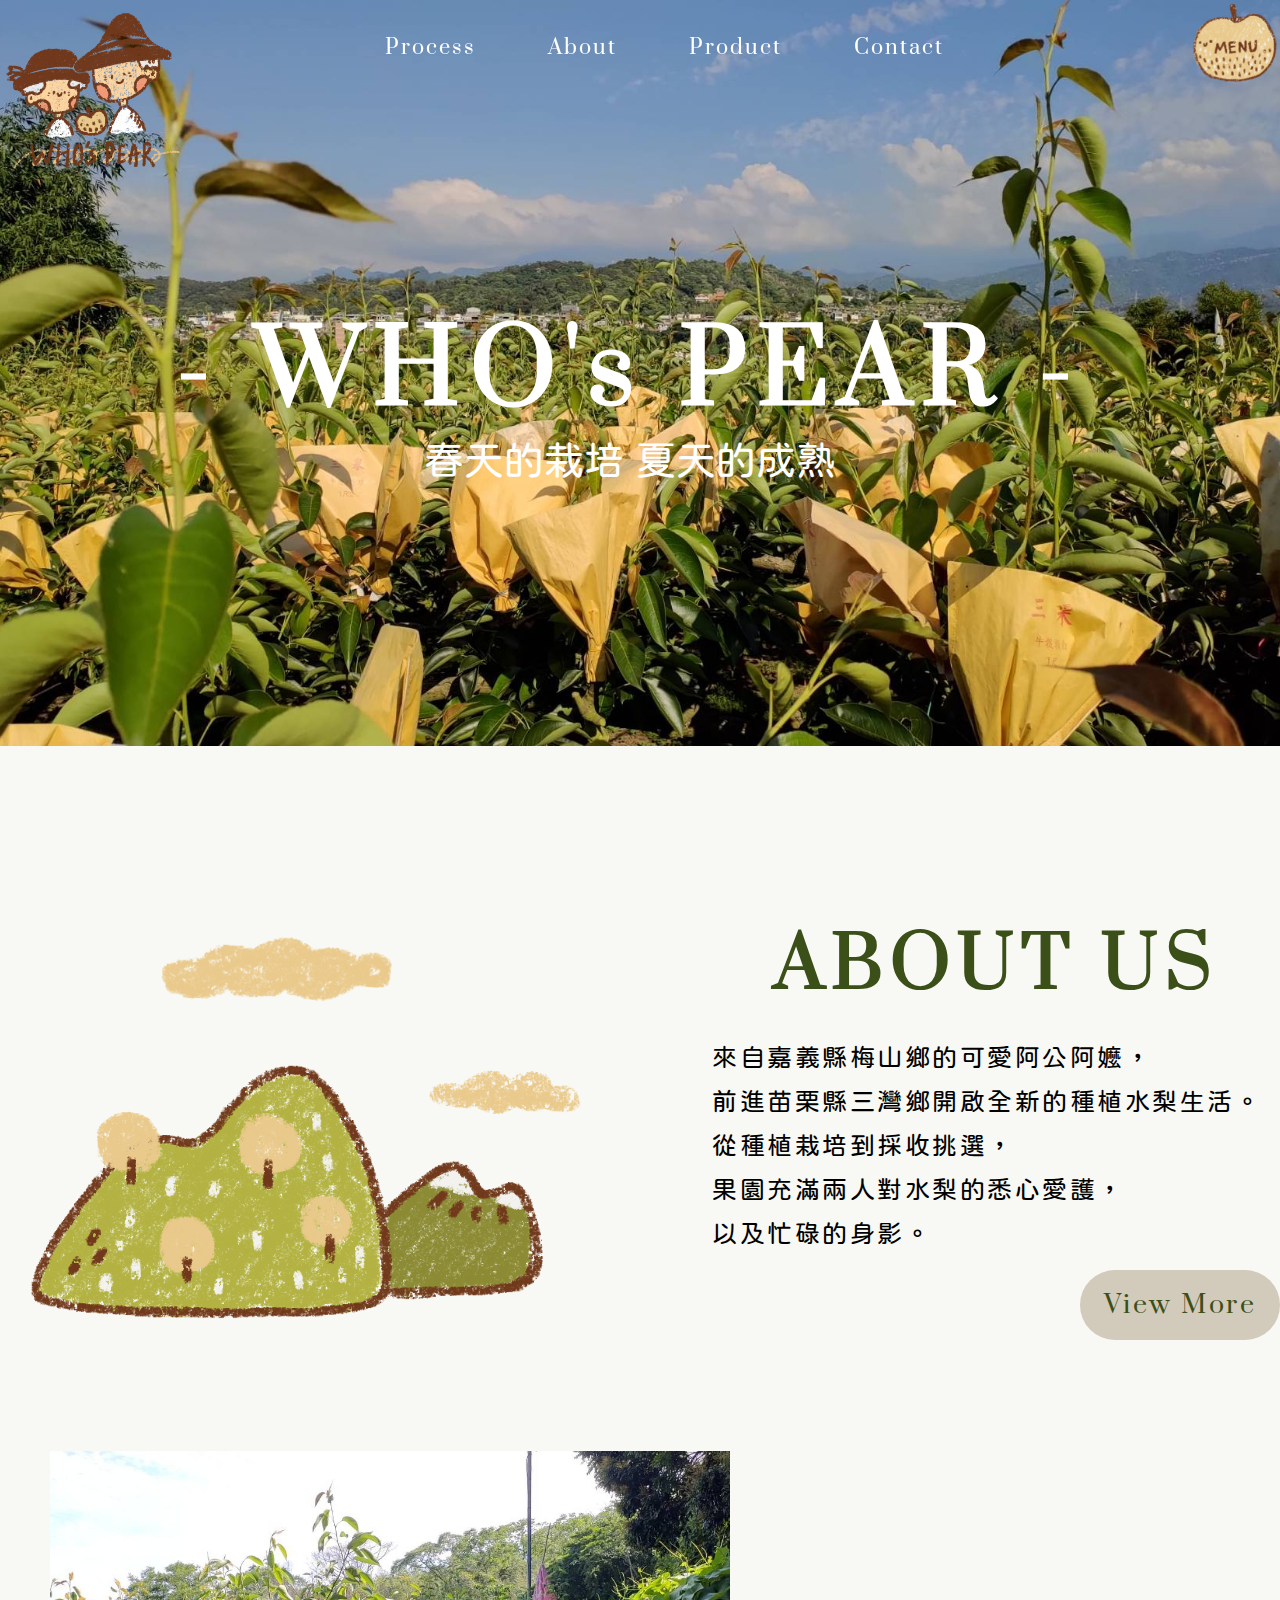
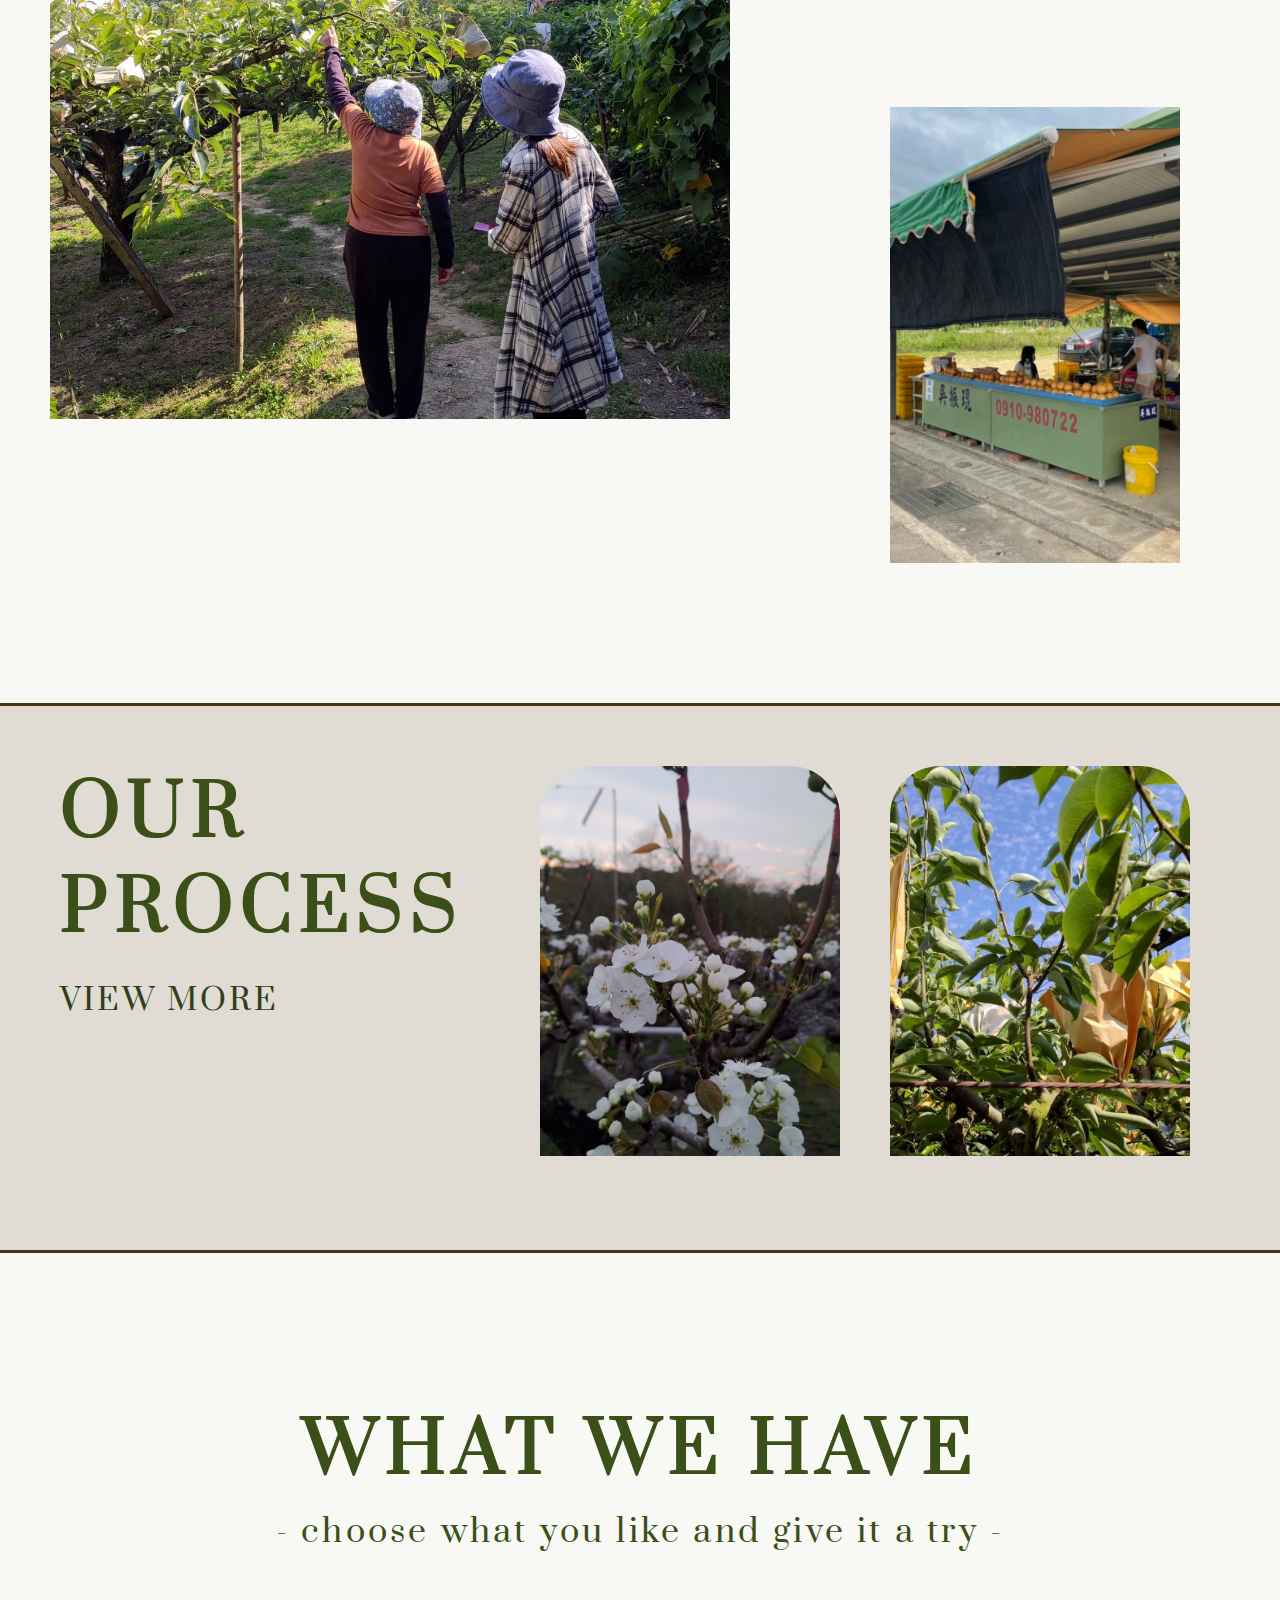
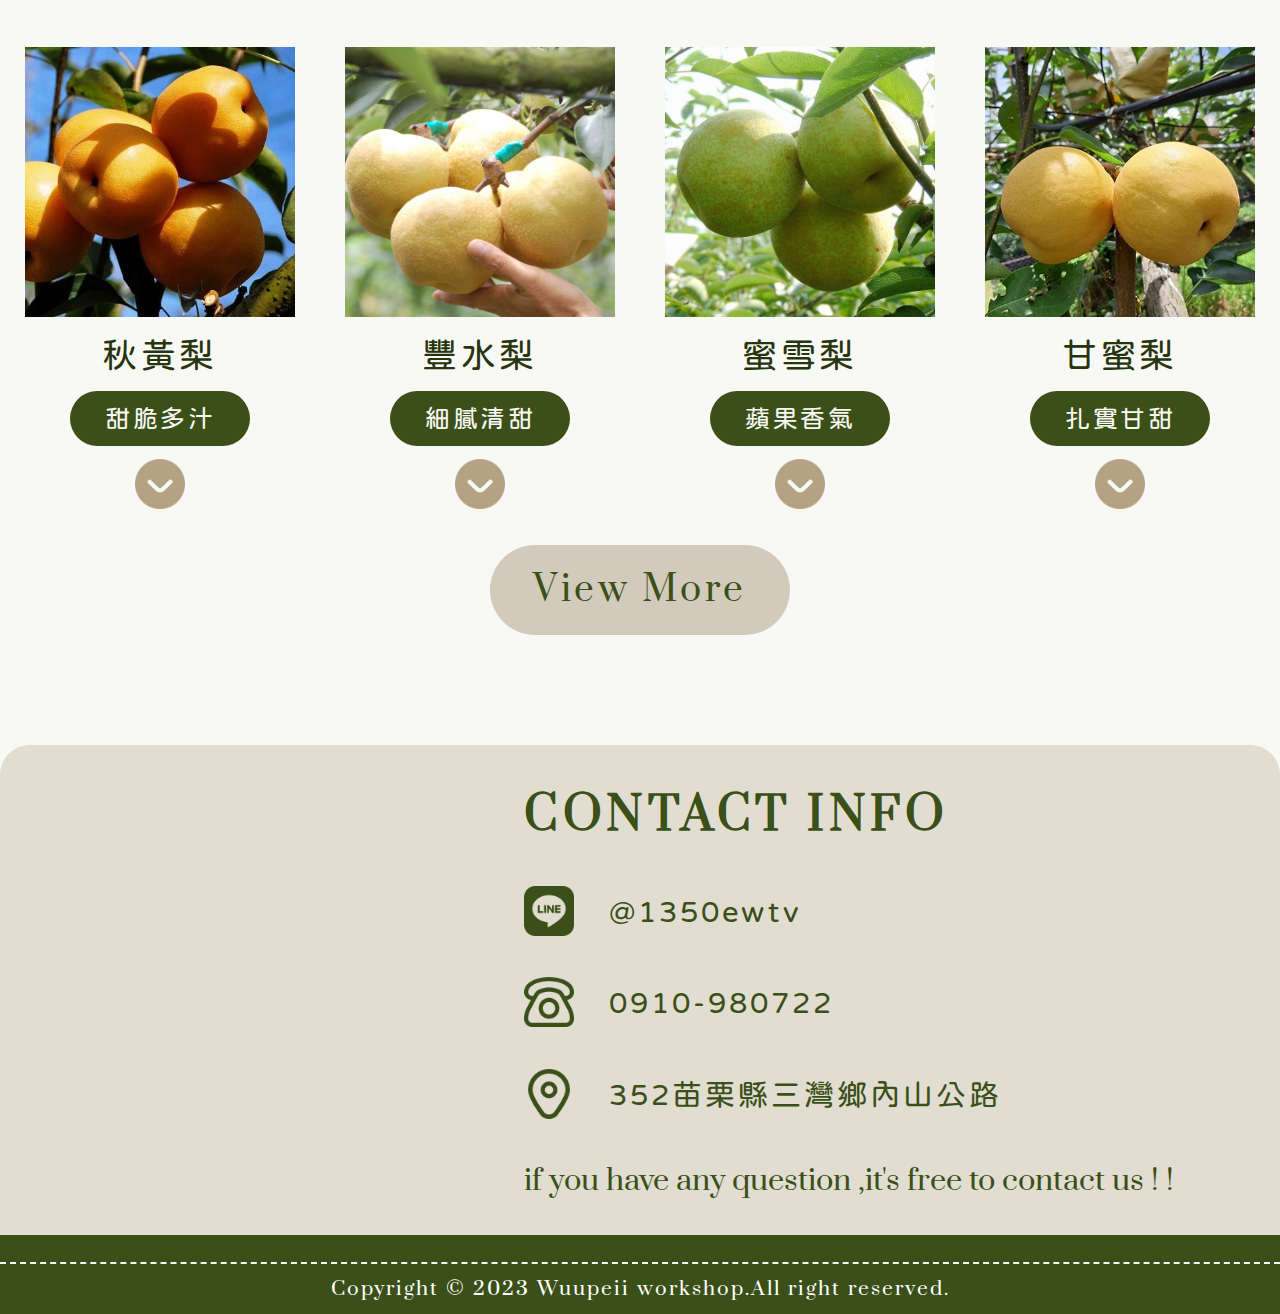
<file: index.html>
<!DOCTYPE html>
<html lang="en">
<head>
    <meta charset="UTF-8">
    <meta name="viewport" content="width=device-width, initial-scale=1.0">
    <title>Who's-Pear</title>
    <link rel="preconnect" href="https://fonts.googleapis.com">
    <link rel="preconnect" href="https://fonts.gstatic.com" crossorigin>
    <link href="https://fonts.googleapis.com/css2?family=Noto+Sans:wght@400;700;900&family=Prata&family=Space+Mono&display=swap" rel="stylesheet">
    <link href="./css/indexstyle.css" rel="stylesheet" media="all">
    <script src="./js/jquery.3.7.1.min.js"></script>
    <script src="./js/index.js" type="text/javascript"></script>
</head>
<body>
    <div class="container">
        <header id="header">
            <a href="#header" target="_self" ><img src="./image/logo.png" alt="who's-Pear logo" class="logo"></a>
            <div class="header-fixed header-fixed-box">

                <div class="ham">
                    <input type="checkbox" id="menu">
                    <label for="menu" class="line"><img src="./image/menu-open.png" alt="漢堡選單-水梨" class="menu"></Label>
                    <ul class="ham-list">
                        <li type="none"> <a href="process.html" target="_blank" title="Process">Process</a></li>
                        <li type="none"> <a href="about.html" target="_blank" title="About">About</a></li>
                        <li type="none"> <a href="product.html" target="_blank" title="Product">Product</a></li>
                        <li type="none"> <a href="#contact-info" title="Contact">Contact</a></li>
                    </ul>
                </div>
            </div>
            <nav>
                <ul class="header-list"> 
                    <li type="none" class="header-list-item"> <a href="process.html" target="_blank" title="Process">Process</a></li>
                    <li type="none" class="header-list-item"> <a href="about.html" target="_blank" title="About">About</a></li>
                    <li type="none" class="header-list-item"> <a href="product.html" target="_blank" title="Product">Product</a></li>
                    <li type="none" class="header-list-item"> <a href="#contact-info" title="Contact">Contact</a></li>
                   </ul>
            </nav>

            <div class="capitalview">
                <img src="./image/index/capitalview-果園.jpg" alt="漂亮的水梨園" class="capitalviewpic">
                <div class="capitalview-words">
                    <h1 class="logoname">- WHO's PEAR -</h1>
                    <p class="slogan bubble">春天的栽培 夏天的成熟</p>
                </div>
            </div>
        </header>

        <div class="aboutus-leadin">
            <img src="./image/index/aboutus-mountain.png" alt="mountain" class="mountain">
            <div class="aboutus-section2">
                <h1 class="title aboutus-title">ABOUT US</h1>
                <p class="bubble aboutus-words">來自嘉義縣梅山鄉的可愛阿公阿嬤，<br>
                    前進苗栗縣三灣鄉開啟全新的種植水梨生活。<br>
                    從種植栽培到採收挑選，<br>
                    果園充滿兩人對水梨的悉心愛護，<br>
                    以及忙碌的身影。
                </p>
                <p class="aboutus-view"><a href="about.html" target="_blank" class="view">View More</a></p>
            </div>
        </div>
        <div class="aboutus-pic">
            <img src="./image/index/aboutuspic-阿嬤.jpg" alt="阿嬤的水水背影" class="aboutus-pic-mama">
            <img src="./image/index/aboutuspic-攤販.jpg" alt="攤販" class="aboutus-pic-store">
        </div>

        <div class="ourprocess-leadin">
            <div class="ourprocess-section1">
                <h1 class="title">OUR<br>PROCESS</h1>
                <a href="process.html" target="_blank">VIEW MORE</a>
            </div>
            <div class="ourprocess-section2">
                <img src="./image/index/ourprocessleadin-開花.jpg" alt="果園開花" class="ourprocess-pic">
                <img src="./image/index/ourprocessleadin-套袋.jpg" alt="套袋" class="ourprocess-pic">
            </div>
        </div>
        <div class="product-title">
            <h1 class="title">WHAT WE HAVE</h1>
            <p>- choose what you like and give it a try -</p>
        </div>
        <div class="product-list">
            <div class="product product1">
                <img src="./image/index/product-秋黃.jpg" alt="秋黃梨" class="product-pic">
                <p class="bubble product-word">秋黃梨</p>
                <p class="bubble product-wordsm">甜脆多汁</p>
                <a href="product.html#product1" target="_blank"><img src="./image/icon/angle-circle-down.png" class="bottom"></a>
            </div>
            <div class="product product2">
                <img src="./image/index/product-豐水.jpg" alt="豐水梨" class="product-pic">
                <p class="bubble product-word">豐水梨</p>
                <p class="bubble product-wordsm">細膩清甜</p>
                <a href="product.html#product2" target="_blank"><img src="./image/icon/angle-circle-down.png" class="bottom"></a>
            </div>
            <div class="product product3">
                <img src="./image/index/product-蜜雪.jpg" alt="蜜雪梨" class="product-pic">
                <p class="bubble product-word">蜜雪梨</p>
                <p class="bubble product-wordsm">蘋果香氣</p>
                <a href="product.html#product3" target="_blank"><img src="./image/icon/angle-circle-down.png" class="bottom"></a>
            </div>
            <div class="product product4">
                <img src="./image/index/product-甘蜜.jpg" alt="甘蜜梨" class="product-pic">
                <p class="bubble product-word">甘蜜梨</p>
                <p class="bubble product-wordsm">扎實甘甜</p>
                <a href="product.html#product4" target="_blank"><img src="./image/icon/angle-circle-down.png" class="bottom"></a>
            </div>
        </div>
        <div class="product-view-box">
        </div>
        <div class="product-view">
            <a href="product.html" target="_blank">View More</a>
        </div>

        <div class="contact-info">
            <iframe src="https://www.google.com/maps/embed?pb=!1m18!1m12!1m3!1d3626.0703364924716!2d120.96001457426084!3d24.65570717806354!2m3!1f0!2f0!3f0!3m2!1i1024!2i768!4f13.1!3m3!1m2!1s0x34684de19fa9ea33%3A0x3f1c0e4e77cccda9!2z5ZCz5oyv55Co5ZCz6JGj6auY5o6l5qKo!5e0!3m2!1szh-TW!2stw!4v1698930448394!5m2!1szh-TW!2stw" width="450" height="450" style="border:0" allowfullscreen="" loading="lazy" referrerpolicy="no-referrer-when-downgrade">
            </iframe>
            <div class="contact-info-section2">
                <h1 id="contact-info">CONTACT INFO</h1>
                <div class="info-list">
                    <div class=" info info1">
                        <img src="./image/icon/line.png" alt="Line" class="icon">
                        <p class="bubble info-word">@1350ewtv</p>
                    </div>
                    <div class="info info2">
                        <img src="./image/icon/phone-rotary.png" alt="phone" class="icon">
                        <p class="bubble info-word"><a href="tel:0910-980722">0910-980722</a></p> 
                    </div>
                    <div class="info info3">
                        <img src="./image/icon/marker.png" alt="address" class="icon">
                        <p class="bubble info-word">352苗栗縣三灣鄉內山公路</p>
                    </div>
                    <p class="contact-info-section2-word">if you have any question ,it's free to contact us ! !</p>
                </div>
            </div>
        </div>
        <div class="footer-decoration"></div>
        <footer>
            <p class="footer-word">Copyright © 2023 Wuupeii workshop.All right reserved.</p>
            <!--<p>source & ref click me to check</p>
            <p>https://reurl.cc/A0zM9d</p>
            <p>https://food.ltn.com.tw/article/1457</p>
            <p>https://reurl.cc/QZOYVo</p>
            <p>https://www.pear88.com.tw/</p>!-->
        </footer>
    </div>
</body>
</html>
</file>
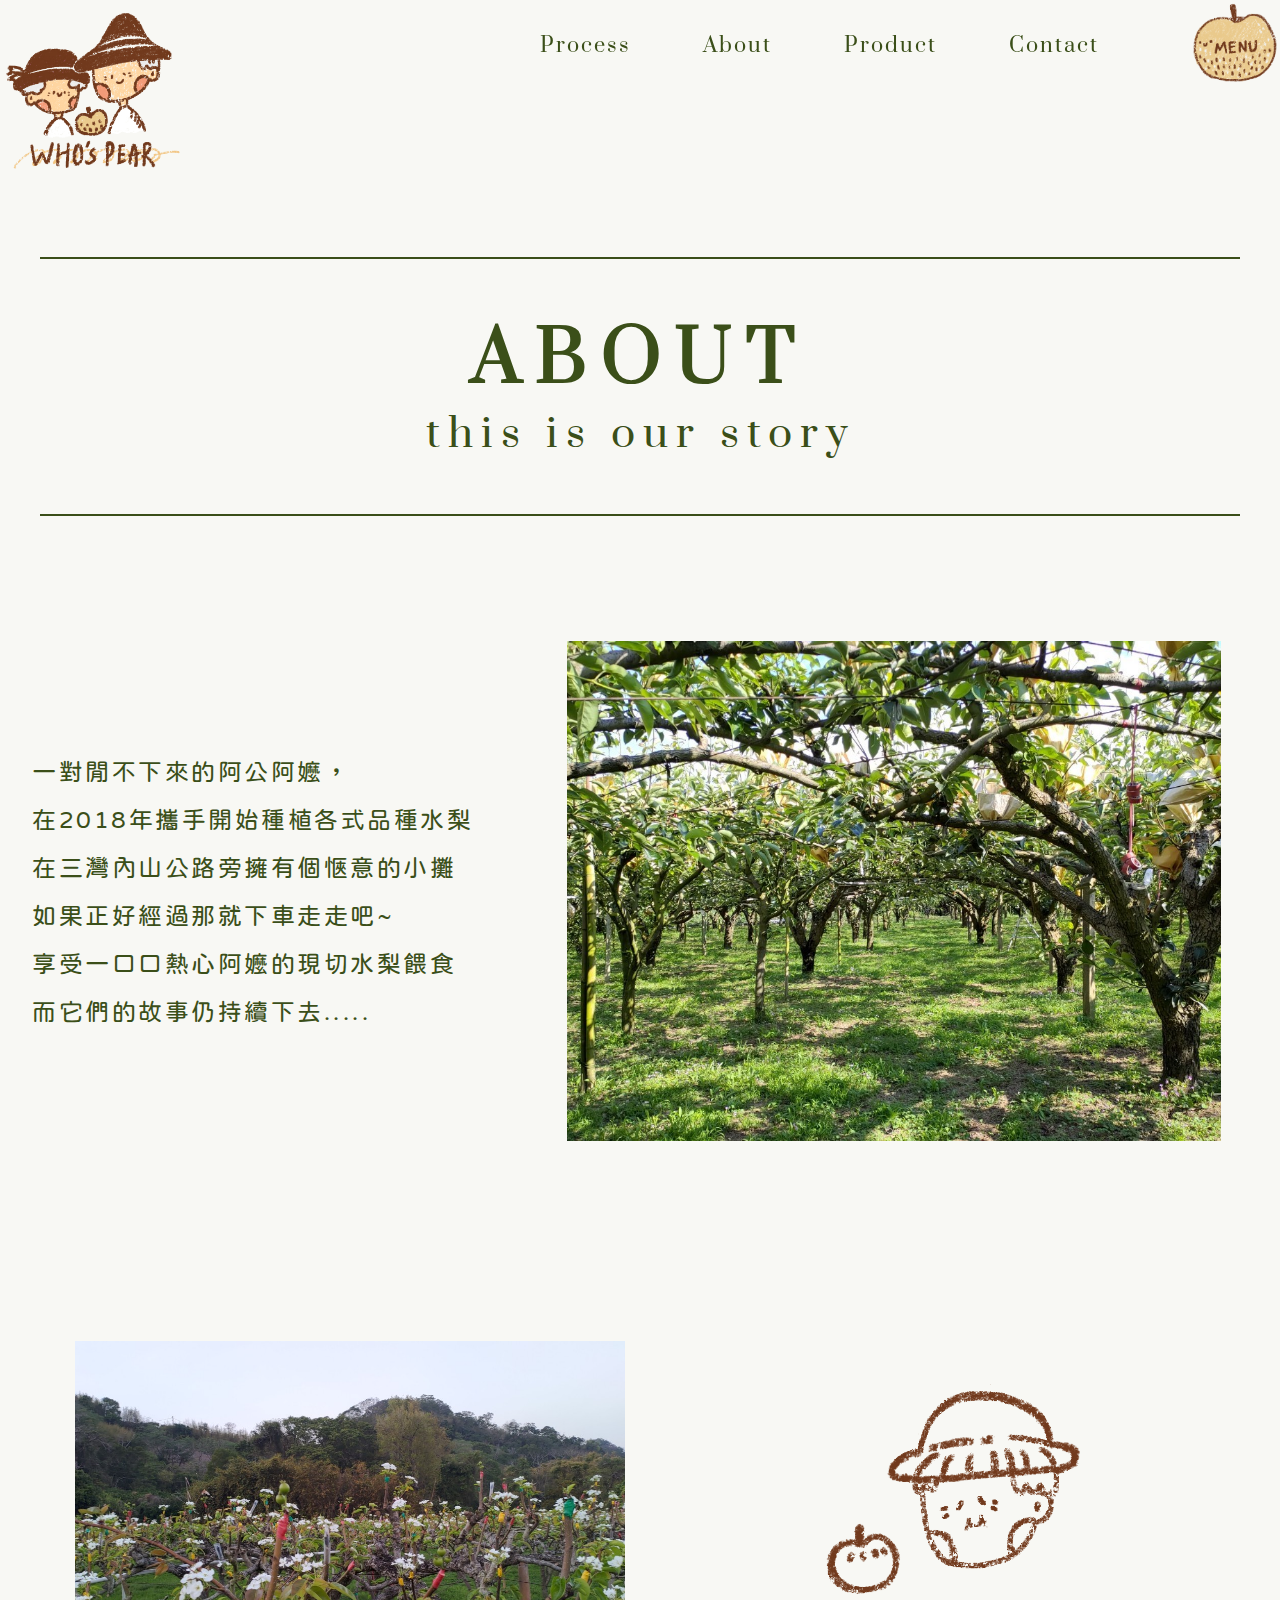
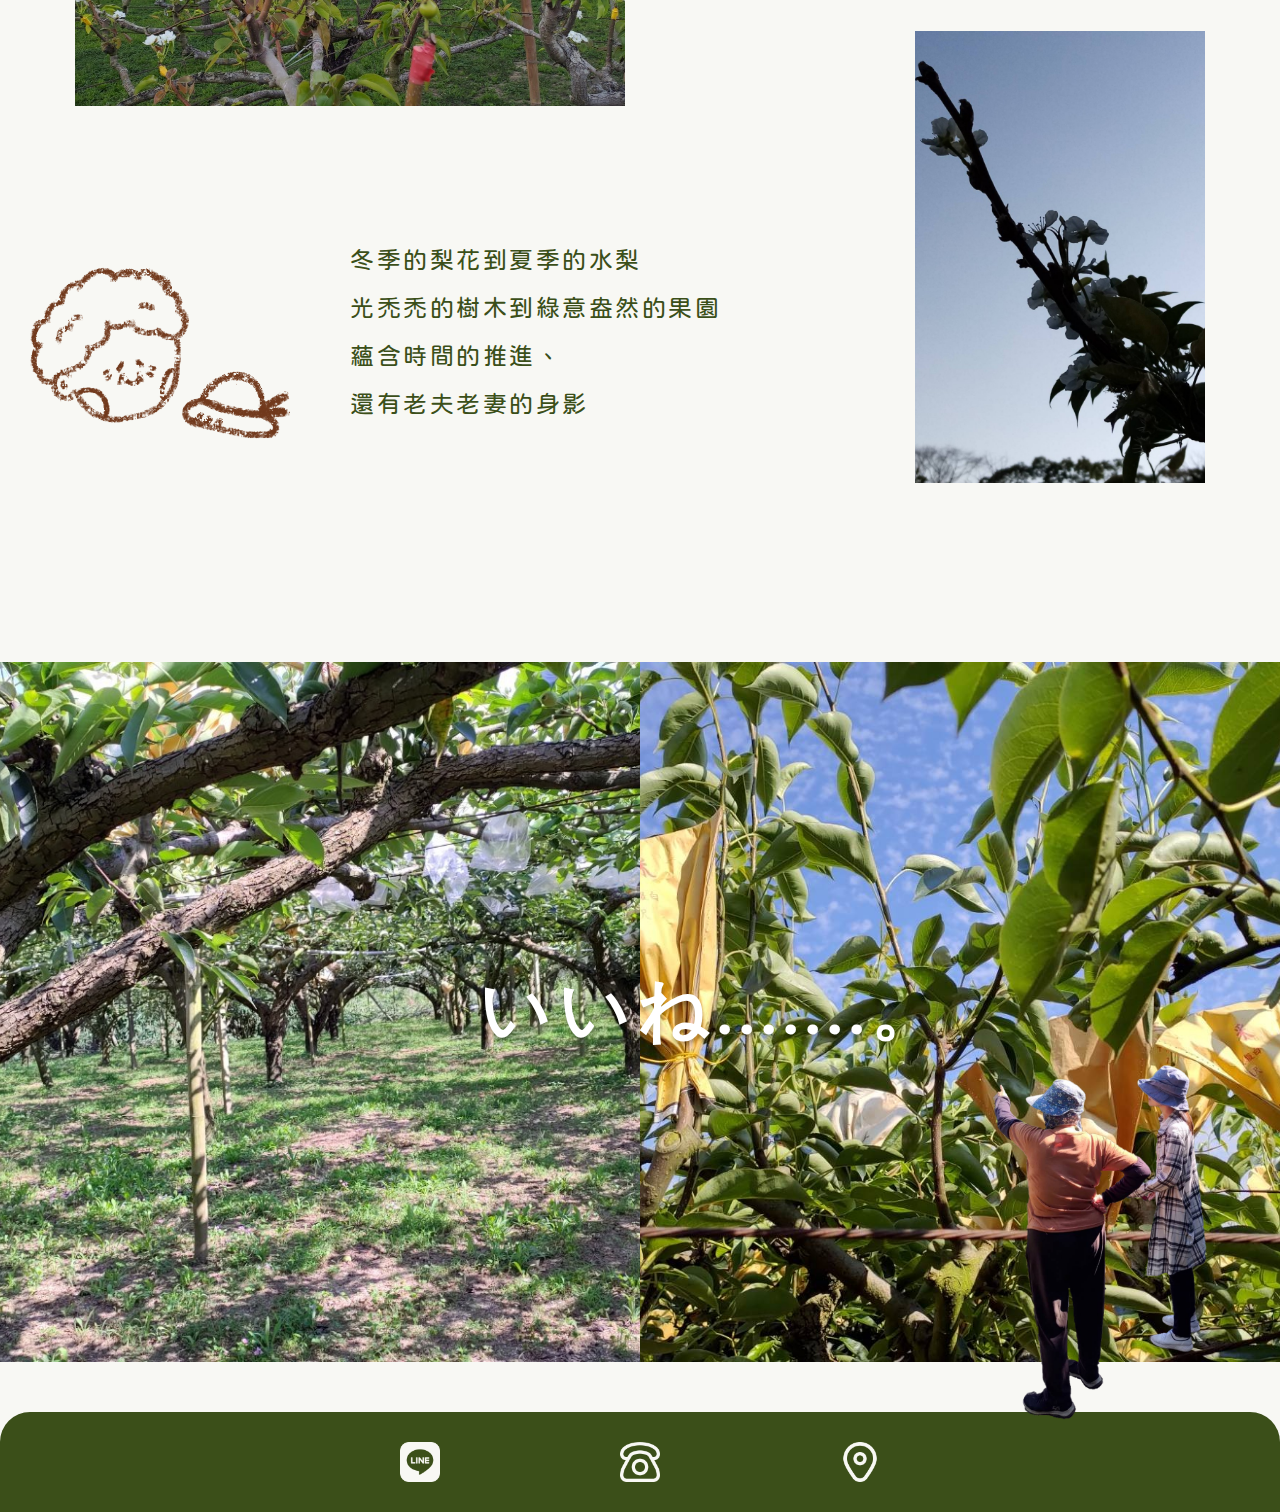
<file: about.html>
<!DOCTYPE html>
<html lang="en">
<head>
    <meta charset="UTF-8">
    <meta name="viewport" content="width=device-width, initial-scale=1.0">
    <title>Who's Pear-ABOUT</title>
    <link rel="preconnect" href="https://fonts.googleapis.com">
    <link rel="preconnect" href="https://fonts.gstatic.com" crossorigin>
    <link href="https://fonts.googleapis.com/css2?family=Noto+Sans:wght@400;700;900&family=Prata&family=Space+Mono&display=swap" rel="stylesheet">
    <link href="./css/aboutstyle.css" rel="stylesheet" media="all">
</head>
<body>
    <div class="container">
        <header>
            <div class="header-fixed header-fixed-box">
                <a href="index.html" target="_self" ><img src="./image/logo.png" alt="who's-Pear logo" class="logo"></a>
                <div class="ham">
                    <input type="checkbox" id="menu">
                    <label for="menu" class="line"><img src="./image/menu-open.png" alt="漢堡選單-水梨" class="menu"></Label>
                    <ul class="ham-list">
                        <li type="none"> <a href="process.html" target="_blank" title="Process">Process</a></li>
                        <li type="none"> <a href="about.html" target="_blank" title="About">About</a></li>
                        <li type="none"> <a href="product.html" target="_blank" title="Product">Product</a></li>
                        <li type="none"> <a href="#contact-info" title="Contact">Contact</a></li>
                    </ul>
                </div>
            </div>
            <nav>
                <ul class="header-list"> 
                    <li type="none" class="header-list-item"> <a href="process.html" target="_blank" title="process">Process</a></li>
                    <li type="none" class="header-list-item"> <a href="about.html" target="_blank" title="About">About</a></li>
                    <li type="none" class="header-list-item"> <a href="product.html" target="_blank" title="Product">Product</a></li>
                    <li type="none" class="header-list-item"> <a href="#contact-info" title="Contact">Contact</a></li>
                   </ul>
            </nav>
        </header>

        <div class="title">
            <h1 class="about">ABOUT</h1>
            <p class="slogan">this is our story</p>
        </div>

        <div class="section1">
            <p class="bubble section1-words">一對閒不下來的阿公阿嬤，<br>
                在2018年攜手開始種植各式品種水梨<br>
                在三灣內山公路旁擁有個愜意的小攤<br>
                如果正好經過那就下車走走吧~<br>
                享受一口口熱心阿嬤的現切水梨餵食<br>
                而它們的故事仍持續下去.....</p>
            <img src="./image/about/about-果園.jpg" alt="果園" class="section1-pic">
        </div>

        <div class="section2">
            <img src="./image/about/about-開花的果園.jpg" alt="開花果園" class="section2-pic1">
            <img src="./image/about/about-papa.png" alt="阿公" class="section2-png-papa">
            <img src="./image/about/about-mama.png" alt="阿嬤" class="section2-png-mama">
            <img src="./image/about/about-開花特寫.jpg" alt="單枝開花剪影" class="section2-pic2">
            <div class="section2-words">
                <p class="bubble">冬季的梨花到夏季的水梨<br>
                    光禿禿的樹木到綠意盎然的果園<br>
                    蘊含時間的推進、<br>
                    還有老夫老妻的身影
                </p>
            </div>
        </div>

        <div class="section3">
            <h1 class="section3-title">いいね.......。</h1>
            <img src="./image/about/about-果園(並排).jpg" alt="果園" class="section3-pic">
            <img src="./image/index/ourprocessleadin-套袋.jpg" alt="特寫果園" class="section3-pic">
            <div class="section3-pic-up">
                <!--<img src="../image/about/about-人物2(去背).jpg.png" alt="阿嬤" class="section3-pic-up2">!-->
                <img src="./image/about/about-人物(去背).jpg.png" alt="阿嬤" class="section3-pic-up1">
            </div>
        </div>

        <footer id="contact-info">
            <img src="./image/icon/line-white.png" alt="Line" class="icon">
            <img src="./image/icon/phone-rotary-white.png" alt="phone" class="icon">
            <img src="./image/icon/marker-white.png" alt="address" class="icon">
        </footer>
    </div>
</body>
</html>
</file>
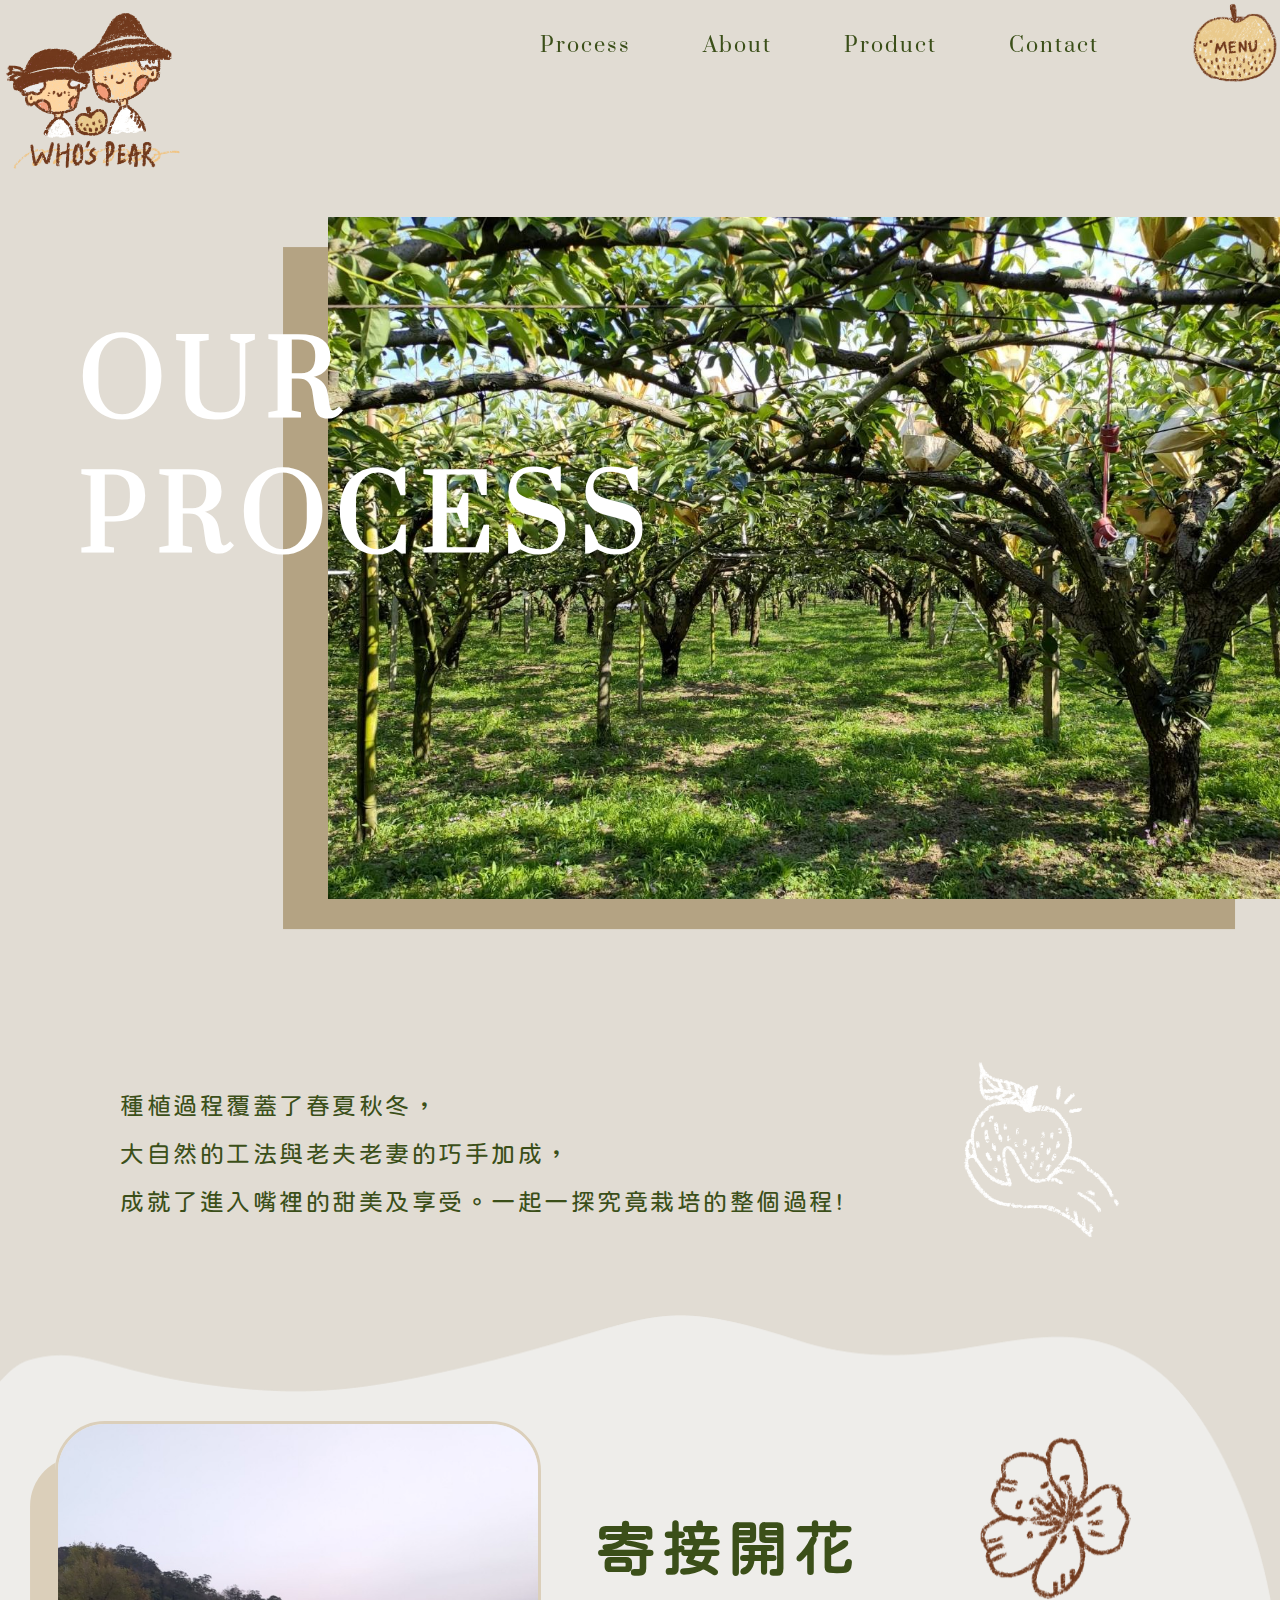
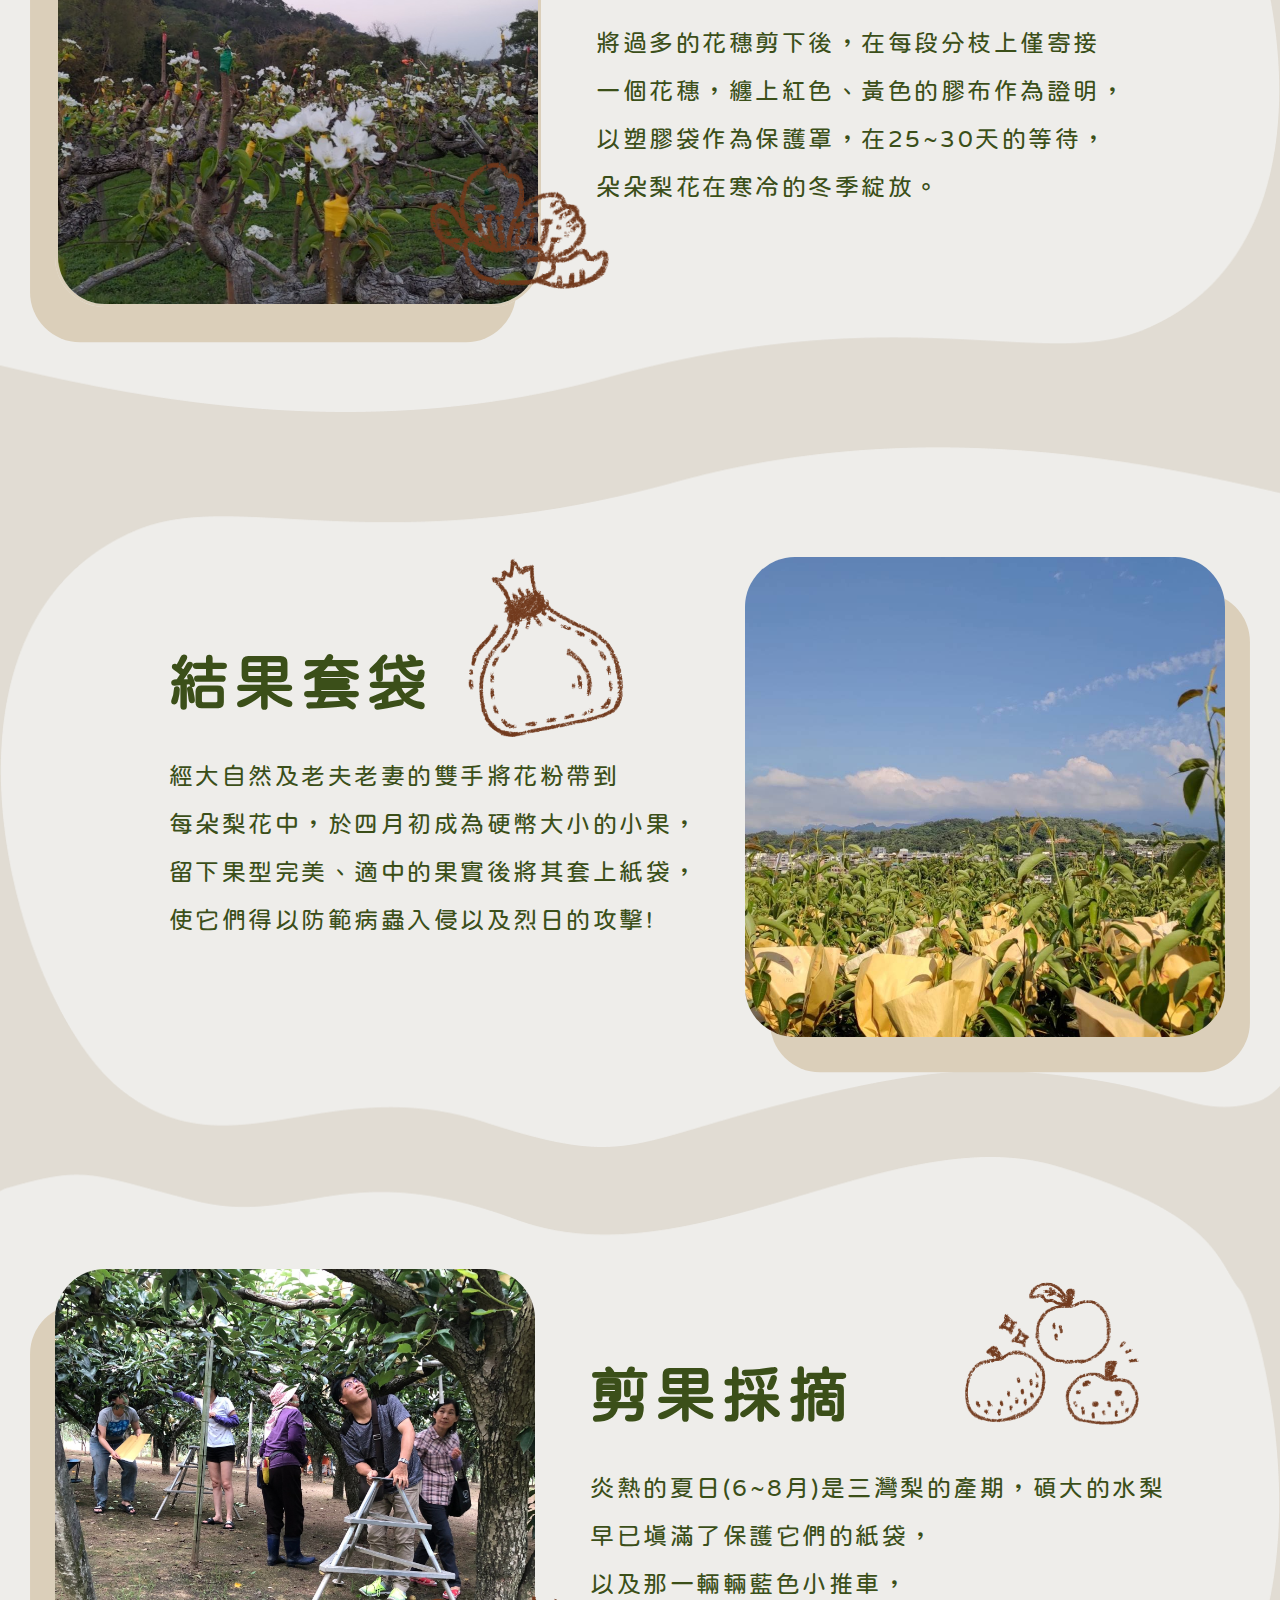
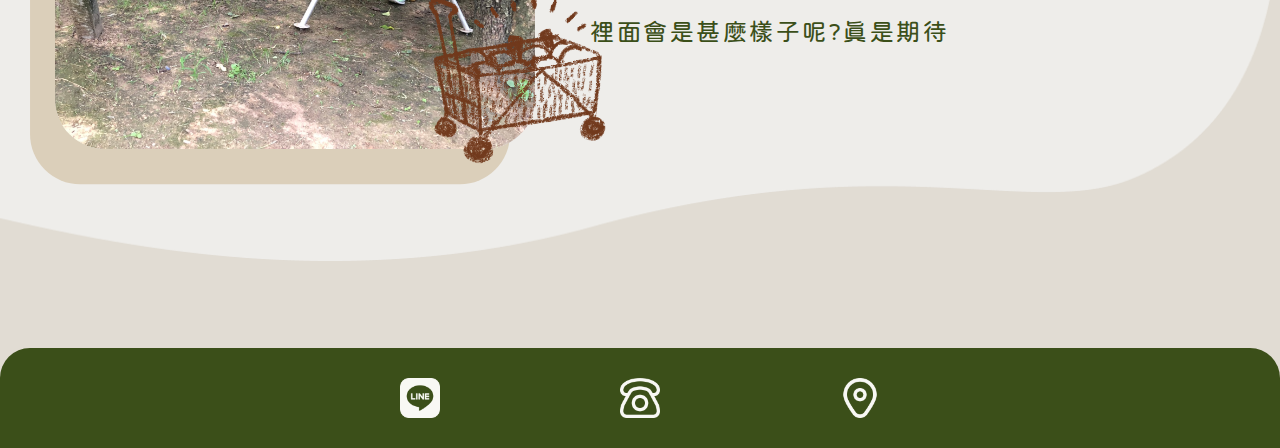
<file: process.html>
<!DOCTYPE html>
<html lang="en">
<head>
    <meta charset="UTF-8">
    <meta name="viewport" content="width=device-width, initial-scale=1.0">
    <title>Who's Pear-PROCESS</title>
    <link rel="preconnect" href="https://fonts.googleapis.com">
    <link rel="preconnect" href="https://fonts.gstatic.com" crossorigin>
    <link href="https://fonts.googleapis.com/css2?family=Noto+Sans:wght@400;700;900&family=Prata&family=Space+Mono&display=swap" rel="stylesheet">
    <link href="./css/processstyle.css" rel="stylesheet" media="all">
</head>
<body>
    <div class="container">
        <header>
            <div class="header-fixed header-fixed-box">
                <a href="index.html" target="_self" ><img src="./image/logo.png" alt="who's-Pear logo" class="logo"></a>
                <div class="ham">
                    <input type="checkbox" id="menu">
                    <label for="menu" class="line"><img src="./image/menu-open.png" alt="漢堡選單-水梨" class="menu"></Label>
                    <ul class="ham-list">
                        <li type="none"> <a href="process.html" target="_blank" title="Process">Process</a></li>
                        <li type="none"> <a href="about.html" target="_blank" title="About">About</a></li>
                        <li type="none"> <a href="product.html" target="_blank" title="Product">Product</a></li>
                        <li type="none"> <a href="#contact-info" title="Contact">Contact</a></li>
                    </ul>
                </div>
            </div>
            <nav>
                <ul class="header-list"> 
                    <li type="none" class="header-list-item"> <a href="process.html" target="_blank" title="process">Process</a></li>
                    <li type="none" class="header-list-item"> <a href="about.html" target="_blank" title="About">About</a></li>
                    <li type="none" class="header-list-item"> <a href="product.html" target="_blank" title="Product">Product</a></li>
                    <li type="none" class="header-list-item"> <a href="#contact-info" title="Contact">Contact</a></li>
                   </ul>
            </nav>
        </header>
        
        <div class="capitalview">
            <h1 class="capitalview-title">OUR <br>PROCESS</h1>
            <img src="./image/ourprocess/ourprocess-綠色果園.jpg" alt="綠色果園" class="capitalview-pic">
        </div>
        
        <div class="leadinforprocess">
            <p class="bubble leadinforprocess-words">種植過程覆蓋了春夏秋冬，<br>
                大自然的工法與老夫老妻的巧手加成，<br>
                成就了進入嘴裡的甜美及享受。一起一探究竟栽培的整個過程!</p>
            <img src="./image/ourprocess/ourprocess-pearwithhand.png" alt="takepearwithhand" class="leadinforprocess-pic">
        </div>

        <div class="step-box">
            <div class="step1 step-list">
                <div class="step-content-left">
                    <img src="./image/ourprocess/ourprocess-開花.jpg" alt="寄接開花" class="step-pic-left step-pic-border">
                    <div class="step-content-words">
                        <h1 class="bubble-title">寄接開花</h1>
                        <p class="bubble">將過多的花穗剪下後，在每段分枝上僅寄接<br>
                            一個花穗，纏上紅色、黃色的膠布作為證明，<br>
                            以塑膠袋作為保護罩，在25~30天的等待，<br>
                            朵朵梨花在寒冷的冬季綻放。</p>
                    </div>
                </div>
                    <div class="pic-in">
                        <img src="./image/ourprocess/ourprocess-flower1.png" alt="flower1" class="step-png png1">
                        <img src="./image/ourprocess/ourprocess-flower2.png" alt="flower2" class="step-png png2">
                    </div>
                    <img src="./image/ourprocess/step1.png" alt="step1-block" class="step-block">
            </div>

            <div class="step2 step-list">
                <div class="step-content-right">
                    <img src="./image/ourprocess/ourprocess-套袋.jpg" alt="結果套袋" class="step-pic-right">
                    <div class="step-content-words-right">
                        <h1 class="bubble-title">結果套袋</h1>
                        <p class="bubble">經大自然及老夫老妻的雙手將花粉帶到<br>
                            每朵梨花中，於四月初成為硬幣大小的小果，<br>
                            留下果型完美、適中的果實後將其套上紙袋，<br>
                            使它們得以防範病蟲入侵以及烈日的攻擊!</p>
                    </div>
                </div>
                    <div class="pic-in">
                        <img src="./image/ourprocess/ourprocess-bag.png" alt="bag" class="step-png png3">
                    </div>
                    <img src="./image/ourprocess/step2.png" alt="step2-block" class="step-block">
            </div>

            <div class="step3 step-list">
                <div class="step-content-left">
                    <img src="./image/ourprocess/ourprocess-採摘.jpg" alt="剪果採摘" class="step-pic-left">
                    <div class="step-content-words">
                        <h1 class="bubble-title">剪果採摘</h1>
                        <p class="bubble">炎熱的夏日(6~8月)是三灣梨的產期，碩大的水梨<br>
                            早已填滿了保護它們的紙袋，<br>
                            以及那一輛輛藍色小推車，<br>
                            裡面會是甚麼樣子呢?真是期待</p>
                    </div>

                </div>
                    <div class="pic-in">
                        <img src="./image/ourprocess/ourprocess-pears.png" alt="manypears" class="step-png png1">
                        <img src="./image/ourprocess/ourprocess-bubucar.png" alt="bluecar" class="step-png png2">
                    </div>
                    <img src="./image/ourprocess/step3.png" alt="step3-block" class="step-block">
            </div>

            <footer id="contact-info">
                <img src="./image/icon/line-white.png" alt="Line" class="icon">
                <img src="./image/icon/phone-rotary-white.png" alt="phone" class="icon">
                <img src="./image/icon/marker-white.png" alt="address" class="icon">
            </footer>
        </div>

    </div>
</body>
</html>
</file>
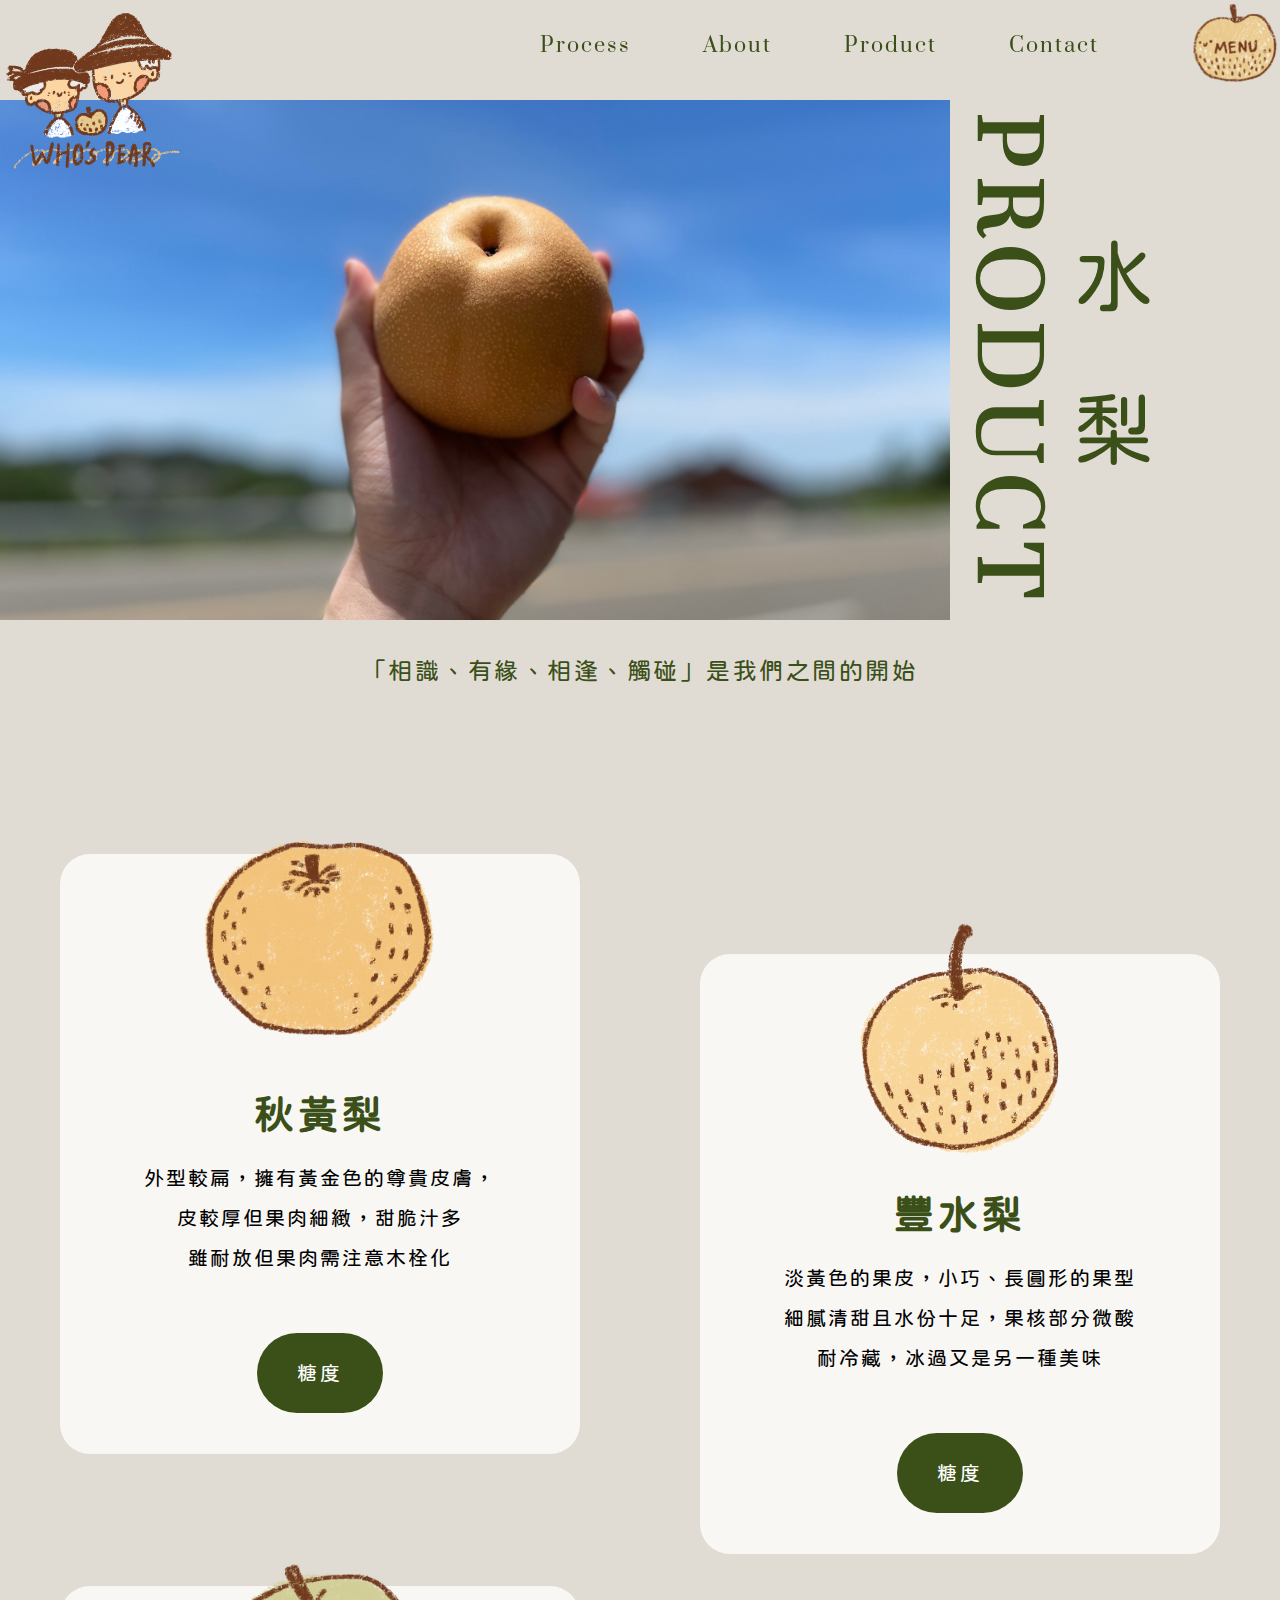
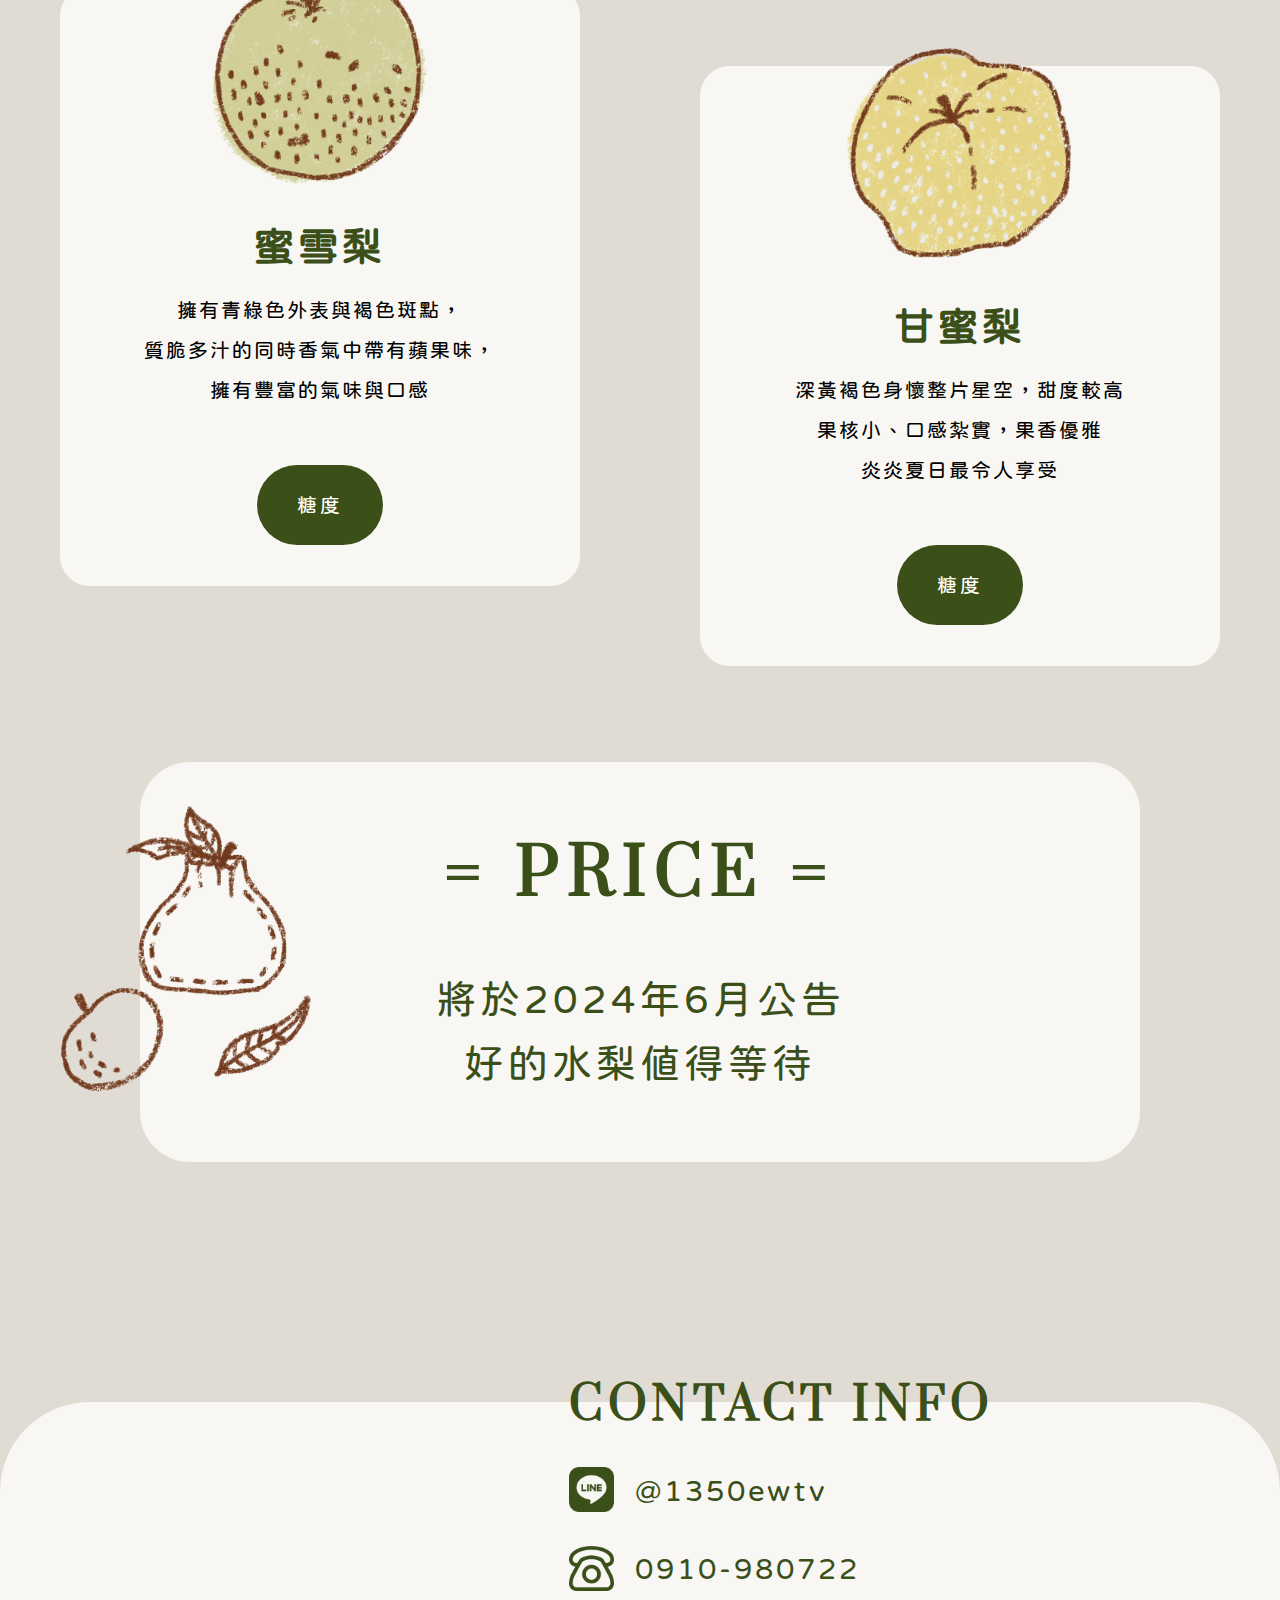
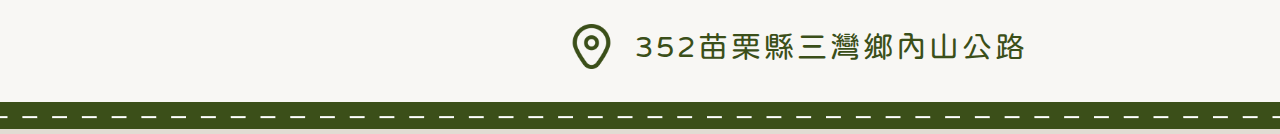
<file: product.html>
<!DOCTYPE html>
<html lang="en">
<head>
    <meta charset="UTF-8">
    <meta name="viewport" content="width=device-width, initial-scale=1.0">
    <title>Who's Pear-PRODUCT</title>
    <link rel="preconnect" href="https://fonts.googleapis.com">
    <link rel="preconnect" href="https://fonts.gstatic.com" crossorigin>
    <link href="https://fonts.googleapis.com/css2?family=Noto+Sans:wght@400;700;900&family=Prata&family=Space+Mono&display=swap" rel="stylesheet">
    <link href="./css/productstyle.css" rel="stylesheet" media="all">
    <script src="./js/jquery.3.7.1.min.js"></script>
    <script src="./js/product.js" type="text/javascript"></script>
</head>
<body>
    <div class="container">
        <header>
            <a href="index.html" target="_self" ><img src="./image/logo.png" alt="who's-Pear logo" class="logo"></a>
            
            <nav>
                <ul class="header-list"> 
                    <li type="none" class="header-list-item"> <a href="process.html" target="_blank" title="process">Process</a></li>
                    <li type="none" class="header-list-item"> <a href="about.html" target="_blank" title="About">About</a></li>
                    <li type="none" class="header-list-item"> <a href="product.html" target="_blank" title="Product">Product</a></li>
                    <li type="none" class="header-list-item"> <a href="#contact-info" title="Contact">Contact</a></li>
                   </ul>
            </nav>
        </header>
        <div class="header-fixed header-fixed-box">
                <div class="ham">
                    <input type="checkbox" id="menu">
                    <label for="menu" class="line"><img src="./image/menu-open.png" alt="漢堡選單-水梨" class="menu"></Label>
                    <ul class="ham-list">
                        <li type="none"> <a href="process.html" target="_blank" title="Process">Process</a></li>
                        <li type="none"> <a href="about.html" target="_blank" title="About">About</a></li>
                        <li type="none"> <a href="product.html" target="_blank" title="Product">Product</a></li>
                        <li type="none"> <a href="#contact-info" title="Contact">Contact</a></li>
                    </ul>
                </div>
        </div>
        
        <div class="capitalview-product">
            <img src="./image/product/product-手拿水梨.jpg" alt="pear" class="capitalview">
            <div class="capital-title">
                <h1 class="bubble"><span>水</span><span>梨</span></h1>
                <h1>PRODUCT</h1>
            </div>
        </div>

        <div class="leadin-product">
            <p class="bubble">「相識、有緣、相逢、觸碰」是我們之間的開始</p>
        </div>

        <div class="product-list">
            <div class="product-item product1" id="product1">
                <img src="./image/product/product-秋黃插圖.png" alt="秋黃梨" class="product-png">
                <h2>秋黃梨</h2>
                <p class="product-words">外型較扁，擁有黃金色的尊貴皮膚，<br>
                    皮較厚但果肉細緻，甜脆汁多<br>
                    雖耐放但果肉需注意木栓化<br></p>
                <p class="sugar sugar1">糖度</p>
            </div>
            <div class="product-item product2" id="product2">
                <img src="./image/product/product-豐水插圖.png" alt="豐水梨" class="product-png">
                <h2>豐水梨</h2>
                <p class="product-words">淡黃色的果皮，小巧、長圓形的果型<br>
                    細膩清甜且水份十足，果核部分微酸<br>
                    耐冷藏，冰過又是另一種美味<br></p>
                <p class="sugar sugar2">糖度</p>
            </div>
            <div class="product-item product3" id="product3">
                <img src="./image/product/product-蜜雪插圖.png" alt="蜜雪梨" class="product-png">
                <h2>蜜雪梨</h2>
                <p class="product-words">擁有青綠色外表與褐色斑點，<br>
                    質脆多汁的同時香氣中帶有蘋果味，<br>
                    擁有豐富的氣味與口感</p>
                <p class="sugar sugar3">糖度</p>
            </div>
            <div class="product-item product4" id="product4">
                <img src="./image/product/product-甘蜜插圖.png" alt="甘蜜梨" class="product-png">
                <h2>甘蜜梨</h2>
                <p class="product-words">深黃褐色身懷整片星空，甜度較高<br>
                    果核小、口感紮實，果香優雅<br>
                    炎炎夏日最令人享受</p>
                <p class="sugar sugar4">糖度</p>
            </div>
        </div>

        <div class="price">
            <h1>= PRICE =</h1>
            <p>將於2024年6月公告<br>
                好的水梨值得等待</p>
            <img src="./image/product/product-price.png" alt="價格插圖">
        </div>
        
        <footer id="contact-info">
            <iframe src="https://www.google.com/maps/embed?pb=!1m18!1m12!1m3!1d3626.0703364924716!2d120.96001457426084!3d24.65570717806354!2m3!1f0!2f0!3f0!3m2!1i1024!2i768!4f13.1!3m3!1m2!1s0x34684de19fa9ea33%3A0x3f1c0e4e77cccda9!2z5ZCz5oyv55Co5ZCz6JGj6auY5o6l5qKo!5e0!3m2!1szh-TW!2stw!4v1698930448394!5m2!1szh-TW!2stw" width="450" height="450" style="border:0" allowfullscreen="" loading="lazy" referrerpolicy="no-referrer-when-downgrade">
            </iframe>
            <div class="contact-info-section2">
                <h1 id="contact-info">CONTACT INFO</h1>
                <div class="info-list">
                    <div class=" info info1">
                        <img src="./image/icon/line.png" alt="Line" class="icon">
                        <p class="bubble info-word">@1350ewtv</p>
                    </div>
                    <div class="info info2">
                        <img src="./image/icon/phone-rotary.png" alt="phone" class="icon">
                        <p class="bubble info-word"><a href="tel:0910-980722">0910-980722</a></p>
                    </div>
                    <div class="info info3">
                        <img src="./image/icon/marker.png" alt="address" class="icon">
                        <p class="bubble info-word">352苗栗縣三灣鄉內山公路</p>
                    </div>
                </div>
            </div>
        </footer>
        <div class="footer-deco">
            <img src="./image/product/Line 20.png">
        </div>
    </div>
</body>
</html>
</file>
<file: css/indexstyle.css>
html{
    font-family:'Prata', serif;
    background-color: #F8F8F4;
    scroll-behavior: smooth;
}

body{
    margin: 0;
}

@font-face {
    font-family: 'bubble';
    src: url('../fonts-bubble/font/jf-openhuninn-2.0.woff') format("woff"),
           url('../fonts-bubble/font/jf-openhuninn-2.0.ttf') format("truetype"),
  }

.bubble{
    font-family:'bubble';
    font-size: 1.5625rem;
  }
.container{
    max-width:1280px;
    margin-left: auto;
    margin-right: auto;
}

.title{
    font-size:4.375rem;
    letter-spacing: 0.4375rem;
    margin:0;
    padding:0;
    color: #3B4F19;
}

/*header*/

header{
width:100%;
z-index:9;
position: relative;
}

nav{
    z-index:9999;
    font-size: 1.25rem;
    letter-spacing: 0.125rem;
    position: absolute;
    top:1.25rem;
    display: grid;
    width:100%;
    justify-content: center;
}

.header-list{
    display: inline-flex;
    flex-direction:row;
    justify-content:space-around;
    padding:0;
    margin-top:0.125rem;
}

.header-list-item{
    display: block;
    padding:0.75rem;
    letter-spacing:2px;
    font-size: 1.25rem;
    text-align: center;
    margin-left:3rem;

}

.header-list-item a{
    color: #FFF;
    text-decoration: none;
}

.capitalview{
justify-content: center;
width: 100%;
position: relative;
}

.capitalviewpic{
    display: block;
    object-fit: cover;
    object-position:center;
    width: 80rem;
    height: 46.625rem;
}

.logo{
    width:180px;
    height:180px;
    position: fixed;
    z-index: 9999;
}

.capitalview-words{
    position: absolute;
    top:19.08rem;
    left:11rem;
    text-align: center;
    color:#FFF;
}

.logoname{
    font-size: 6.25rem;
    margin:0;
    letter-spacing: 0.625rem;
    width:100%;
}

.slogan{
    font-size: 2.5rem;
    margin:0;
    font-family: 'bubble';
}

/*.header-fixed{
    display: flex;
    max-width:1280px;
    width:100%;
    margin: 0 auto;
    position: fixed;
    z-index: 999;
    display: flex;
    justify-content: space-between;
    background-color: rgb(43, 101, 101);
}*/

.menu{
    width:90px;
    height:90px;
}

.header-list a:hover{
    color: #3B4F19;
    transition-duration:250ms;
}

/*aboutus*/

.aboutus-leadin{
text-align:left;
margin-top:10.75rem;
display: flex;
padding-bottom:0;
justify-content: space-between;
height: 437px;
}

.aboutus-title{
    text-align: center;
}

.aboutus-words{
    margin:1.4rem 0 0 0;
    letter-spacing: 0.15625rem;
    line-height:2.75rem;
}

.aboutus-view{
    color: #3B4F19;
    font-size: 1.5625rem;
    letter-spacing: 0.15625rem;
    margin:0.94rem 0 0 23rem;
    border-radius: 2.1875rem;
    width: 12.5rem;
    height: 4.375rem;
    background-color: #D2CABB;
}

.mountain{
    width:45%;
    height:100%;
    object-fit: cover;
    object-position:center;
    margin-left:1rem;
}

.aboutus-pic{
    margin-top:6rem;
    display:flex;
}

.aboutus-pic-mama{
    width: 42.5rem;
    height: 35.50769rem;
    object-fit: cover;
    margin-left:3.12rem;
}

.aboutus-pic-store{
    width: 18.125rem;
    height: 28.53006rem;
    object-fit: cover;
    margin-left:10rem;
    margin-top:16rem;
}

.aboutus-section2 a{
    color: #3B4F19;
    text-decoration: none; 
    display:inline-flex;
    width:100%;
    height: 100%;
    justify-content: center;
    align-items: center;
}

/*ourprocess*/

.ourprocess-leadin{
    margin-top:8.72rem;
    border-top: 3px solid #4A3612;
    border-bottom: 3px solid #4A3612;
    background: #E1DCD3;
    display: flex;
    height: 34.375rem;
    justify-content: space-between;
    padding-top:3.75rem;
    box-sizing:border-box;
}

.ourprocess-section1{
    margin:0 0 0 3.75rem ;
}

.ourprocess-section2{
    margin-right: 5.62rem;
    margin-left:-3.12rem;
    width:40.62rem;
    height: 24.375rem;
    justify-content: space-between;
    display: inline-flex;
}
.ourprocess-pic{
    width: 18.75rem;
    height: 24.375rem;
    border-radius: 3.125rem 3.125rem 0rem 0rem;
    object-fit: cover;
}

.ourprocess-section1 a{
    display:inline-block;
    color: #313F1A;
    font-size: 1.875rem;
    letter-spacing: 0.1875rem;
    margin:1rem 0 0 0;
    text-decoration: none;
    padding: 0.5rem 0;
}

.ourprocess-section1 a:hover{
    color:white;
    transition-duration: 300ms;
}

/*product*/

.product-title{
margin-top:9.37rem;
text-align: center;
}

.product-title h1{
    padding: 0;
    margin: 0;
}

.product-title p{
    color: #3B4F19;
    font-size: 2rem;
    letter-spacing: 0.2rem;
    margin-top: 0.75rem;
}

.product-list{
    margin-top:4.8rem;
    display: flex;
    flex-wrap: wrap;
    width:100%;
    justify-content:space-around;
}

.product{
    display: flex;
    flex-direction: column;
    align-items: center;
    min-width: calc(100%/4);
    margin-top:1rem;
    padding:0%;
}

.product-word{
    margin:1.25rem 0;
    color: #26350D;
    font-size: 2.1875rem;
    letter-spacing: 0.21875rem;
}

.product-wordsm{
    width: 11.25rem;
    height: 3.4375rem;
    border-radius: 2.5rem;
    background: #3B4F19;
    margin:0;
    color: #F8F8F4;
    font-size: 1.5625rem;
    letter-spacing: 0.15625rem;
    display: flex;
    justify-content: center;
    align-items: center;
}

.bottom{
    width: 3.125rem;
    height: 3.125rem;
    margin-top:0.81rem;
}

.product-pic{
    width: 16.875rem;
    height: 16.875rem;
}

.product-view{
    display: flex;
    justify-content: center;
    align-items: center;
    margin-top:1.88rem;
    height: 5.625rem;
    width:100%;
}

.product-view a{
    display: block;
    color: #3B4F19;
    font-size: 2.1875rem;
    letter-spacing: 0.21875rem;
    width: 18.75rem;
    height: 5.625rem;
    border-radius: 3.125rem;
    background: #D2CABB;
    display: flex;
    justify-content: center;
    align-items: center;
    text-decoration: none;
}

/*contact-info*/

.contact-info{
    margin-top:6.88rem;
    border-radius: 1.875rem 1.875rem 0rem 0rem;
    background: #e1ddd0;
    color: #3B4F19;
    height: 30.625rem;
    display: flex;
}

iframe{
    border-radius: 1.875rem;
    margin:1.25rem 0 0 3.25rem;
}

.contact-info-section2 h1{
    color: #3B4F19;
    font-size: 2.8125rem;
    letter-spacing: 0.28125rem;
    margin:2.5rem 0;
}

.contact-info-section2{
    margin-left:1.38rem;
}

.info{
    display:flex;
    align-items: center;
    margin-bottom:2.6rem;
    height: 3.125rem;
}

.info a{
    color: #3B4F19;
    text-decoration: none;
}

.icon{
    width: 3.125rem;
    height: 3.125rem;
}

.info-word{
    color: #3B4F19;
    text-align: center;
    font-size: 1.875rem;
    letter-spacing: 0.1875rem;
    margin-left:2.2rem;
}

.contact-info-section2-word{
    color: #3B4F19;
    font-size: 1.8rem;
    margin: 0;
}

/*footer*/

.footer-decoration{
    height: 1.68156rem;
    background-color: #3B4F19;
    border-bottom: 0.125rem dashed #F8F8F4;
}

footer{
    background: #3B4F19; 
    margin: 0;
    color: #FFF;
    font-size: 1.2rem;
    letter-spacing: 0.125rem;
    height: 3.125rem;
    display: flex;
    justify-content: center;
    align-items: center;
}

.footer-word{
margin: 0;
}

/*hamburger list*/

.ham{
    margin: 0%;
    padding: 0%;
    position: fixed;
    right: 0%;
    z-index: 999;
}

label{
    display: block;
    text-align: end;
    cursor: pointer;
}

.ham-list{
    background-color: #3B4F19;
    list-style: none;
    margin-top: -5%;
    padding:0;
    text-align: center;
    transform: translateX(100%);
    transition: 500ms;
    background-color:#3B4F19;
    opacity: 0;
    border-radius: 0.5rem;
}

.ham-list li{
    padding: 0.25rem 0.5rem 0.25rem 0.25rem;
    margin: 0%;
    font-size: 1.25rem;
}

.ham-list li a{
    color: #FFF;
    text-decoration: none;
    letter-spacing: 0.125rem;
    display: block;
    padding: 0.75rem;
}

input{
    display: none;
}

input:checked ~ .ham-list{
    transform:none;
    transition: 500ms;
    opacity:1;
}

.ham-list li:hover{
    background-color: #556c2e;
}
</file>
<file: css/aboutstyle.css>
html{
    font-family:'Prata', serif;
    background-color: #F8F8F4;
    scroll-behavior: smooth;
}

body{
    margin: 0;
}

@font-face {
    font-family: 'bubble';
    src: url('../fonts-bubble/font/jf-openhuninn-2.0.woff') format("woff"),
           url('../fonts-bubble/font/jf-openhuninn-2.0.ttf') format("truetype"),
  }

.bubble{
    font-family:'bubble';
    font-size: 1.5rem;
    letter-spacing: 0.15625rem;
    color: #3B4F19;
    line-height:3rem;
  }
.container{
    max-width:1280px;
    margin-left: auto;
    margin-right: auto;
}

/*header*/

header{
    width:100%;
    z-index:9;
    position: relative;
}
    
nav{
    position:relative;
    z-index:9999;
    width:100%;
    margin: 0;
    padding:0;
}
    
.header-list{
    display: inline-flex;
    flex-direction:row;
    justify-content:space-around;
    padding:0;
    margin-top:1.25rem;
    margin-left: 30rem;
}
    
.header-list-item{
    display: block;
    padding:0.75rem;
    letter-spacing: 0.125rem;
    font-size: 1.25rem;
    text-align: center;
    margin-left:3rem;
}
    
.header-list-item a{
    color: #3B4F19;
    text-decoration: none;
}

.logo{
    width:180px;
    height:180px;
}

.header-fixed{
    display: flex;
    max-width:1280px;
    width:100%;
    margin: 0 auto;
    position: fixed;
    z-index: 99;
    display: flex;
    justify-content: space-between;
}

.menu{
    width:90px;
    height:90px;
}

.header-list a:hover{
    color: #000000;
    transition-duration:250ms;
}

/*title*/

.title{
    margin:10.62rem auto 0 auto ;
    padding: 0;
    width: 75rem;
    height: 15.9375rem;
    display: flex;
    flex-direction: column;
    justify-content: center;
    border-top: solid 0.125rem #3B4F19;
    border-bottom: solid 0.125rem #3B4F19;
}

.about{
    margin: 0;
    padding: 0;
    color: #3B4F19;
    font-size: 4.375rem;
    letter-spacing: 0.875rem;
    height: 5.9375rem;
    text-align: center;
}

.slogan{
    margin: 0;
    padding: 0;
    color: #3B4F19;
    text-align: center;
    font-size: 2.5rem;
    letter-spacing: 0.5rem;
    padding: auto;
}

/*section1*/

.section1{
    margin-top:7.81rem;
    display: flex;
    justify-content: space-between;
    align-items: center;
}

.section1-pic{
    width: 40.86538rem;
    height: 31.25rem;
    object-fit: cover;
    object-position:center;
    margin-right:3.7rem;
    margin-left:1rem;
}

.section1-words{
    min-width: 32rem;
    height: 20rem;
    display: flex;
    align-items: center;
    margin-left:2rem;
}

/*section2*/

.section2{
    width: 70.625rem;
    height: 46.385rem;
    margin:12.5rem auto 0 auto;
    display: flex;
    justify-content: space-between;
    align-items: flex-start;
    position: relative;
    z-index:1;
}

.section2-pic1{
    width: 34.375rem;
    height: 22.80594rem;
    object-position: center center;
    object-fit: cover;
}

.section2-pic2{
    width: 18.125rem;
    height: 28.26rem;
    object-position: center center;
    object-fit:cover;
    align-self:flex-end;
}

.section2-png-papa{
    width:25%;
    height:30%;
    object-fit:cover;
    object-position: center center;
    position: absolute;
    top: 5%;
    left: 65%;
}

.section2-png-mama{
    width:25%;
    height:25%;
    object-fit: cover;
    object-position: center center;
    position: absolute;
    top: 70%;
    left:-5%;
}

.section2-words{
    margin: 0;
    padding: 0;
    position:absolute;
    top: 29.37rem;;
    left: 17.19rem;;
    z-index: 999;
}

/*section3*/

.section3{
    width: 100%;
    display: flex;
    margin-top: 11.2rem;
    position: relative;
}

.section3-pic{
    width: 50%;
    height: 43.75rem;
    object-position: center center;
    object-fit:cover;
}

.section3-title{
    color: #FFF;
    text-align: center;
    text-shadow: 0px 4px 4px rgba(0, 0, 0, 0.25);
    font-size: 4.375rem;
    letter-spacing: 0.4375rem;
    min-width:25.3125rem;
    margin: 0;
    position: absolute;
    top:18.81rem;
    left:37.5%;
}

.section3-pic-up{
    width: 100%;
    position: absolute;
    display: flex;
    justify-content: end;
    top:20rem;

}

.section3-pic-up1{
    width: 25%;
    height: 30rem;
    object-fit:cover;
    margin-right: 1.25rem;
}

/*.section3-pic-up2{
    height: 35rem;
    width: 35%;
    object-fit:cover;
    object-position: center center;

}*/

/*contact-info*/

footer{
    margin:3.12rem 0 0 0;
    height: 6.25rem;
    width:100%;
    border-radius: 1.875rem 1.875rem 0rem 0rem;
    background: #3B4F19;
    display: flex;
    justify-content: center;
    align-items: center;
}
.icon{
    width: 2.5rem;
    height: 2.5rem;
    padding:0 5.625rem;
}

/*hamburger list*/

.ham{
    margin: 0%;
    padding: 0%;
}

label{
    display: block;
    text-align: end;
    cursor: pointer;
}

.ham-list{
    background-color: #3B4F19;
    list-style: none;
    margin-top: -5%;
    padding:0;
    text-align: center;
    transform: translateX(100%);
    transition: 500ms;
    background-color:#3B4F19;
    opacity: 0;
    border-radius: 0.5rem;
}

.ham-list li{
    padding: 0.25rem 0.5rem 0.25rem 0.25rem;
    margin: 0%;
    font-size: 1.25rem;
}

.ham-list li a{
    color: #FFF;
    text-decoration: none;
    letter-spacing: 0.125rem;
    display: block;
    padding: 0.75rem;
}

input{
    display: none;
}

input:checked ~ .ham-list{
    transform:none;
    transition: 500ms;
    opacity:1;
}

.ham-list li:hover{
    background-color: #556c2e;
}
</file>
<file: css/processstyle.css>
html{
    background: #E1DCD3;
    font-family:'Prata', serif;
    scroll-behavior: smooth;
}

body{
    margin: 0;
}

@font-face {
    font-family: 'bubble';
    src: url('../fonts-bubble/font/jf-openhuninn-2.0.woff') format("woff"),
           url('../fonts-bubble/font/jf-openhuninn-2.0.ttf') format("truetype"),
  }
.bubble{
    font-family:'bubble';
    font-size: 1.5rem;
    letter-spacing: 0.15625rem;
    color: #3B4F19;
    line-height:3rem;
    margin: 0;
}

.bubble-title{
    font-family:'bubble';
    color: #3B4F19;
    font-size: 3.75rem;
    letter-spacing: 0.375rem;
    margin:0 0 2.6rem 0;
}

.container{
    max-width:1280px;
    margin-left: auto;
    margin-right: auto;
}

/*header*/

header{
    width:100%;
    z-index:99;
    position: relative;
}
    
nav{
    position:relative;
    top: 0;
    z-index: 9999;
    width:100%;
    margin: 0;
    padding:0;

}
    
.header-list{
    display: inline-flex;
    flex-direction:row;
    justify-content:space-around;
    padding:0;
    margin-top:1.25rem;
    margin-left: 30rem;
}
    
.header-list-item{
    display: block;
    padding:0.75rem;
    letter-spacing: 0.125rem;
    font-size: 1.25rem;
    text-align: center;
    margin-left:3rem;
}
    
.header-list-item a{
    color: #3B4F19;
    text-decoration: none;
}

.logo{
    width:180px;
    height:180px;
}

.header-fixed{
    display: flex;
    max-width:1280px;
    width:100%;
    margin: 0 auto;
    position: fixed;
    z-index: 999;
    justify-content: space-between;
}

.menu{
    width:90px;
    height:90px;
}

.header-list a:hover{
    color:white;
    transition-duration:250ms;
}

/*capitalview*/

.capitalview{
    margin-top:8.12rem;
    width: 100%;
    display: flex;
    position: relative;
    justify-content: end;
}

.capitalview-title{
    margin: 0;
    color: #FFF;
    font-size: 6.25rem;
    letter-spacing: 0.625rem;
    position: absolute;
    top:6.25rem;
    left:6.2%
}

.capitalview-pic{
    width: 59.5rem;
    height: 42.625rem;
    display: block;
    object-fit: cover;
    object-position:center;
    box-shadow:-2.81rem 1.88rem #B4A383;
}

.leadinforprocess{
    margin-top:9.88rem;
    margin-bottom:4.15rem;
    display: flex;
}

.leadinforprocess-words{
    margin: 0;
    display: flex;
    align-items: center;
    margin-left:7.5rem;
}

.leadinforprocess-pic{
    height: 12rem;
    margin-left: 6rem;
}

/*step*/

.step-list{
    display: flex;
    align-items: center;
    position: relative;
    width:100%;
}

.step-pic-left{
    width: 30rem;
    height: 30rem;
    object-fit: cover;
    object-position:center;
    border-radius: 3.125rem;
    box-shadow:-1.56rem 2.2rem #DBCFBA;
    margin-left:3.44rem;
    z-index: -9;
}

.step-pic-right{
    width: 30rem;
    height: 30rem;
    object-fit: cover;
    object-position:center;
    border-radius: 3.125rem;
    box-shadow:1.56rem 2.2rem #DBCFBA;
    margin-right:3.44rem;
    z-index: -9;
}

.step-pic-border{
    border: 3px solid #DBCFBA;
}

.step-block{
    width:100%;
    height:100%; 
}

.step-content-left{
    display: flex;
    position: absolute;
    z-index:9;
    align-items: center;
    width:100%;
}

.step2{
    display: flex;
    justify-content:end;
    margin:2.21rem 0 0.63rem 0;
}

.step-content-right{
    display: flex;
    position: absolute;
    z-index:9;
    flex-direction: row-reverse;
}

.step-content-words{
    margin-left: 3.44rem;
    min-width:38.75rem;
}

.step-content-words-right{
    min-width:36rem;
    display: flex;
   justify-content: center;
    flex-direction: column;
}

.step-png{
    width:12rem;
    height: 12rem;
}

.png1{
    position: absolute;
    display: block;
    z-index: 99;
    left:75%;
    top:15%;
}

.png2{
    position: absolute;
    display: block;
    z-index: 99;
    left:33%;
    top:60%;
}

.png3{
    position: absolute;
    display: block;
    z-index: 99;
    left:35%;
    top:15%;
}

/*contact-info*/

footer{
    margin:5.44rem 0 0 0;
    height: 6.25rem;
    width:100%;
    border-radius: 1.875rem 1.875rem 0rem 0rem;
    background: #3B4F19;
    display: flex;
    justify-content: center;
    align-items: center;
}
.icon{
    width: 2.5rem;
    height: 2.5rem;
    padding:0 5.625rem;
}

/*hamburger list*/

.ham{
    margin: 0%;
    padding: 0%;
}

label{
    display: block;
    text-align: end;
    cursor: pointer;
}

.ham-list{
    background-color: #3B4F19;
    list-style: none;
    margin-top: -5%;
    padding:0;
    text-align: center;
    transform: translateX(100%);
    transition: 500ms;
    background-color:#3B4F19;
    opacity: 0;
    border-radius: 0.5rem;
}

.ham-list li{
    padding: 0.25rem 0.5rem 0.25rem 0.25rem;
    margin: 0%;
    font-size: 1.25rem;
}

.ham-list li a{
    color: #FFF;
    text-decoration: none;
    letter-spacing: 0.125rem;
    display: block;
    padding: 0.75rem;
}

input{
    display: none;
}

input:checked ~ .ham-list{
    transform:none;
    transition: 500ms;
    opacity:1;
}

.ham-list li:hover{
    background-color: #556c2e;
}
</file>
<file: css/productstyle.css>
html{
    font-family:'Prata', serif;
    background-color: #E1DCD3;
    scroll-behavior: smooth;
}

body{
    margin: 0;
}

@font-face {
    font-family: 'bubble';
    src: url('../fonts-bubble/font/jf-openhuninn-2.0.woff') format("woff"),
           url('../fonts-bubble/font/jf-openhuninn-2.0.ttf') format("truetype"),
  }

.bubble{
    font-family:'bubble';
    font-size: 1.5rem;
    letter-spacing: 0.15625rem;
    color: #3B4F19;
    line-height:3rem;
  }
.container{
    max-width:1280px;
    height: auto;
    margin-left: auto;
    margin-right: auto;
    position: relative;
}

/*header*/

header{
    width:100%;
    z-index:9;
    position: relative;
}
    
nav{
    position:absolute;
    z-index:9999;
    top:0;
    width:100%;
    margin: 0;
    padding:0;
}
    
.header-list{
    display: inline-flex;
    flex-direction:row;
    justify-content:space-around;
    padding:0;
    margin-top:1.25rem;
    margin-left: 30rem;
}
    
.header-list-item{
    display: block;
    padding:0.75rem;
    letter-spacing: 0.125rem;
    font-size: 1.25rem;
    text-align: center;
    margin-left:3rem;
}
    
.header-list-item a{
    color: #3B4F19;
    text-decoration: none;
}

.logo{
    width:180px;
    height:180px;
    position: fixed;
}

.header-fixed{
    display: flex;
    margin: 0 auto;
    position: fixed;
    z-index: 99;
    display: flex;
    right: 0%;
    position:absolute;
}

.menu{
    width:90px;
    height:90px;
}

.header-list a:hover{
    color: white;
    transition-duration:250ms;
}

/*title*/
.capitalview-product{
    display:inline-flex;
    align-items: center;
    width:100%;
    margin-top:6.25rem;
}

.capitalview{
    width: 59.375rem;
    height: 32.5rem;
    object-fit: cover;
    object-position:center;
    margin-left:2.5rem;
    display: block;
    margin: 0;
}

.capital-title{
    color: #3B4F19;
    margin: 0;
    writing-mode: vertical-rl;
    display: inline-block;
}

.capital-title h1{
    font-size: 5rem;
    letter-spacing: 0.5625rem;
    margin: 0;
    text-align: center;
}

.capital-title h1 span{
    display:inline-block;
    padding:1rem;
    margin:1rem 0 1rem 1rem;
    font-weight: 400;
}

/*leadin product*/

.leadin-product{
    color: #3B4F19;
    font-family: Italiana;
    font-size: 2.1875rem;
    letter-spacing: 0.21875rem;
    margin-top:1.25rem;
    text-align: center;
}

.leadin-product p{
    margin: 0;
    display:block;
}

/*product list*/

.product-list{
    margin-top:10rem;
    font-family:'bubble';
    flex-wrap: wrap;
    display: flex;
    justify-content: space-around;
}

.product-png{
    width: 15.625rem;
    height: 15.625rem;
    margin-top:-40px;
}

.product-item {
    width: 32.5rem;
    height: 37.5rem;
    border-radius: 1.875rem;
    background: #F8F7F4;
    display: flex;
    flex-direction: column;
    align-items: center;
}

.product2{
    margin-top:6.25rem;
}

.product3{
    margin-top:2rem;
}

.product4{
    margin-top:7rem;
}

.product-list h2{
    color: #3B4F19;
    font-size: 2.5rem;
    letter-spacing: 0.25rem;
    margin:30px 0 15px 0;
}

.product-words{
    color: #000;
    font-size: 1.25rem;
    line-height:2.5rem;
    letter-spacing: 0.125rem;
    display: inline-block;
    text-align: center;
    margin: 0;
    padding:10px;
}

.sugar{
    color: #FFF;
    font-size: 1.25rem;
    line-height:2rem;
    letter-spacing: 0.1875rem;
    display: inline-flex;
    margin-top:45px;
    padding: 0 2.5rem;
    height: 5rem;
    border-radius: 2.5rem;
    background: #3B4F19;
    justify-content: center;
    align-items: center;
}

/*price*/

.price{
    margin:6rem auto 0 auto;
    width: 62.5rem;
    height: 25rem;
    border-radius: 3.125rem;
    background: #F8F7F4;
    display: flex;
    flex-direction: column;
    justify-content: center;
    align-items:center;
    position: relative;
}

.price h1{
    margin: 0;
    color: #3B4F19;
    font-size: 4.0625rem;
    letter-spacing: 0.5rem;
}

.price p{
    color: #3B4F19;
    text-align: center;
    font-family:'bubble';
    font-size: 2.5rem;
    font-weight: 400;
    line-height:4rem;
    letter-spacing: 0.25rem;
    margin:3rem 0 0 0;
}

.price img{
    width: 30%;
    position: absolute;
    top:10%;
    left:-10%;
}

/*footer*/

footer{
    height: 18.75rem;
    border-radius: 5.625rem 5.625rem 0rem 0rem;
    background: #F8F7F4;
    margin:15rem 0 0 0;
    display: flex;
}

iframe{
    border-radius: 1.875rem;
    margin-left:4.44rem;
    align-self: flex-end;
}

.contact-info-section2{
    margin-left:3rem;
}

.contact-info-section2 h1{
    color: #3B4F19;
    font-size: 2.8125rem;
    line-height: normal;
    letter-spacing: 0.28125rem;
    margin-top:-1.7rem;
}

.info{
    display:flex;
    align-items: center;
    margin-bottom:1.89rem;
}

.info a{
    color: #3B4F19;
    text-decoration: none;
}

.info-word{
    color: #3B4F19;
    font-family:'bubble';
    font-size: 1.875rem;
    letter-spacing: 0.1875rem;
    margin:0 0 0 1.31rem;
}

.icon{
    width: 2.8125rem;
    height: 2.8125rem;
}

.footer-deco{
    background-color: #3B4F19;
    height: 1.68156rem;
    margin: 0;
    width: 100%;
}

.footer-deco img{
    display: block;
    object-fit:cover;
    margin: 0;
    padding: 0.9rem 0;
}

/*hamburger list*/

.ham{
    margin: 0%;
    padding: 0%;
}

label{
    display: block;
    text-align: end;
    cursor: pointer;
}

.ham-list{
    background-color: #3B4F19;
    list-style: none;
    margin-top: -5%;
    padding:0;
    text-align: center;
    transform: translateX(100%);
    transition: 500ms;
    background-color:#3B4F19;
    opacity: 0;
    border-radius: 0.5rem;
}

.ham-list li{
    padding: 0.25rem 0.5rem 0.25rem 0.25rem;
    margin: 0%;
    font-size: 1.25rem;
}

.ham-list li a{
    color: #FFF;
    text-decoration: none;
    letter-spacing: 0.125rem;
    display: block;
    padding: 0.75rem;
}

input{
    display: none;
}

input:checked ~ .ham-list{
    transform:none;
    transition: 500ms;
    opacity:1;
}

.ham-list li:hover{
    background-color: #556c2e;
}
</file>
